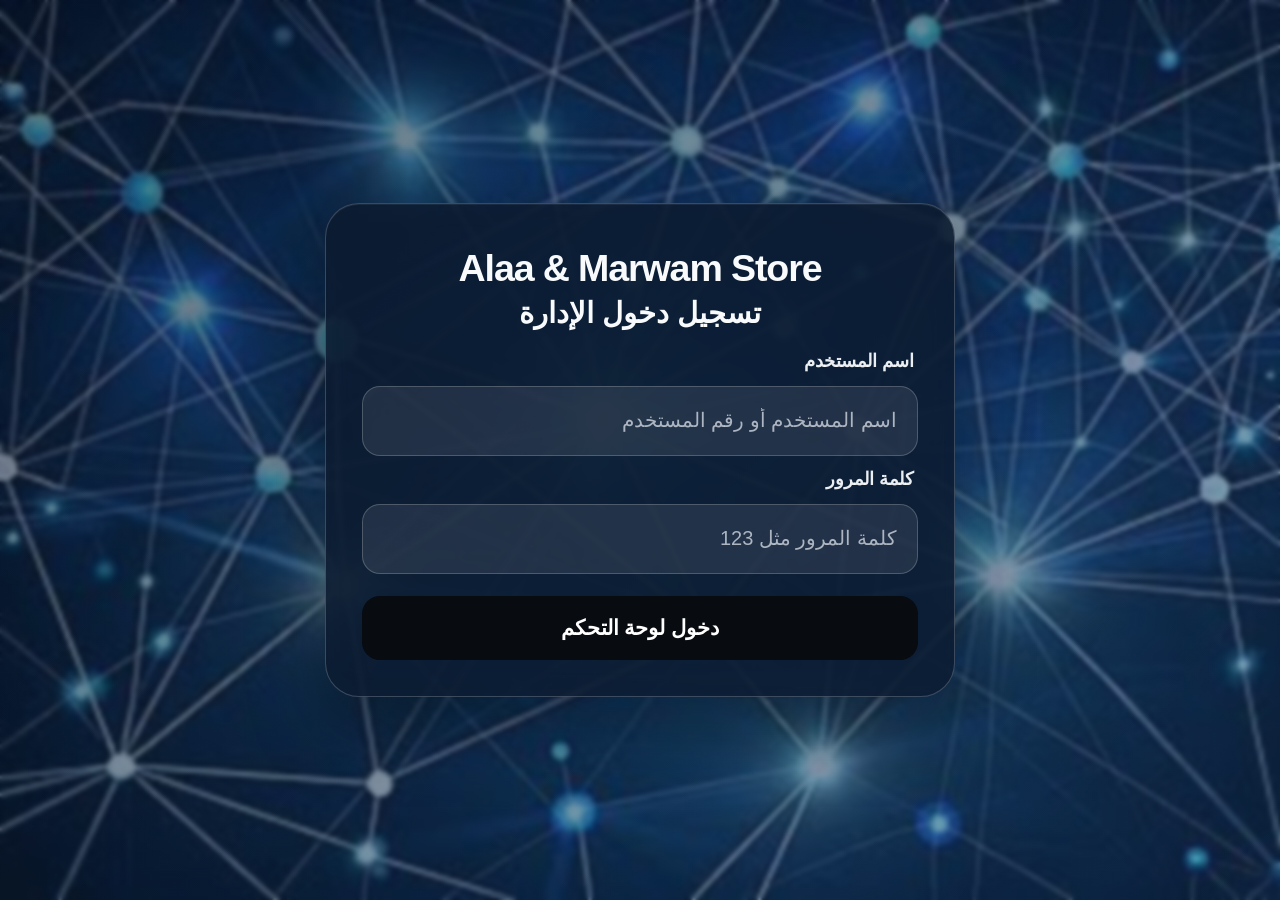
<file: ad.html>
<!DOCTYPE html>
<html lang="ar" dir="rtl">
<head>
    <meta charset="UTF-8">
    <meta name="viewport" content="width=device-width, initial-scale=1.0">
    <title>لوحة تحكم الإدارة الآمنة - Alaa & Marwan Store</title>
    <link rel="stylesheet" href="https://cdnjs.cloudflare.com/ajax/libs/font-awesome/6.4.0/css/all.min.css">
    <link rel="stylesheet" href="style-admin.css">
    <link rel="stylesheet" href="brand-background.css">
</head>
<body>
<div class="gallery-intro" aria-hidden="true">
    <div class="gallery-intro-brand"><span>A</span><span>&amp;</span><span>M</span></div>
    <div class="gallery-intro-location">CAIRO · 2026</div>
</div>

    <!-- بوابة الحماية الجدارية (Login Gate) -->
    <div class="login-overlay" id="loginOverlay">
        <div class="login-box">
            <h2>Alaa & Marwam Store</h2>
            <h3>تسجيل دخول الإدارة</h3>
            <form id="adminLoginForm">
                <label for="adminUser">اسم المستخدم</label>
                <input type="text" id="adminUser" class="form-control" placeholder="اسم المستخدم أو رقم المستخدم" required autocomplete="off">
                <label for="adminPass">كلمة المرور</label>
                <input type="password" id="adminPass" class="form-control" placeholder="كلمة المرور مثل 123" required>
                <button type="submit">دخول لوحة التحكم</button>
            </form>
        </div>
    </div>

    <!-- محتوى لوحة التحكم السري للمدير -->
    <div id="adminContent" style="display: none;">
        <header class="main-header">
            <div class="logo">Alaa & Marwan Store <span style="font-size:12px; color:gray;">(الآدمن)</span></div>
            <nav class="nav-links">
                <a href="index.html"><i class="fas fa-store"></i> المتجر</a>
                <a href="checkout.html"><i class="fas fa-credit-card"></i> الدفع والفواتير</a>
                <a href="customer.html"><i class="fas fa-user"></i> حسابي</a>
                <a href="ad.html" class="active"><i class="fas fa-user-shield"></i> لوحة التحكم</a>
            </nav>
            <div style="display:flex; align-items:center; gap:15px;">
                <button id="darkModeToggle" class="btn-dark-mode"><i class="fas fa-moon"></i></button>
                <button class="btn-logout" id="logoutBtn"><i class="fas fa-sign-out-alt"></i> خروج</button>
            </div>
        </header>

        <main class="admin-container">
            <nav class="admin-view-switcher" aria-label="أقسام لوحة التحكم">
                <button type="button" class="admin-view-button" id="showOrdersButton"
                    aria-controls="ordersPanel" aria-pressed="false">
                    <i class="fas fa-receipt" aria-hidden="true"></i> الطلبات
                </button>
                <button type="button" class="admin-view-button" id="showProductsButton"
                    aria-controls="productsPanel" aria-pressed="false">
                    <i class="fas fa-box-open" aria-hidden="true"></i> المنتجات
                </button>
                <button type="button" class="admin-view-button" id="showAddProductButton"
                    aria-controls="addProductPanel" aria-pressed="false">
                    <i class="fas fa-plus" aria-hidden="true"></i> إضافة المنتجات
                </button>
                <button type="button" class="admin-view-button" id="showDisplayedItemsButton"
                    aria-controls="displayedItemsPanel" aria-pressed="false">
                    <i class="fas fa-shirt" aria-hidden="true"></i> القطع المعروضة
                </button>
            </nav>

            <section class="admin-view-panel" id="ordersPanel" aria-label="الطلبات" hidden>
                <section class="stats-grid orders-stats-grid">
                    <div class="stat-box stat-sales">
                        <h3>إجمالي قيمة الطلبات المسجلة</h3>
                        <p id="totalSales">$0</p>
                    </div>
                    <div class="stat-box stat-orders">
                        <h3>عدد الفواتير والطلبات</h3>
                        <p id="totalOrders">0</p>
                    </div>
                </section>
                <section class="admin-list-side">
                    <h3>سجل الطلبات والفواتير الواردة من العملاء</h3>
                    <table class="admin-table">
                        <thead>
                            <tr>
                                <th>رقم الطلب</th><th>العميل</th>
                                <th>الهاتف</th><th>وسيلة الدفع وحالتها</th>
                                <th>وسيلة التوصيل</th><th>اليوم</th><th>التاريخ</th><th>الوقت</th><th>إجمالي الطلب</th>
                            </tr>
                        </thead>
                        <tbody id="adminOrdersTable"></tbody>
                    </table>
                </section>
            </section>

            <section class="admin-view-panel" id="productsPanel" aria-label="المنتجات" hidden>
                <section class="admin-list-side">
                    <h3>جدول المنتجات الحالي (المخزن الرئيسي)</h3>
                    <div class="admin-products-table-wrap">
                        <table class="admin-table admin-products-table">
                            <thead><tr><th>المنتج</th><th>القسم</th><th>السعر</th><th></th></tr></thead>
                            <tbody id="adminProductsTable"></tbody>
                        </table>
                    </div>
                </section>
            </section>

            <section class="admin-view-panel" id="addProductPanel" aria-label="إضافة المنتجات" hidden>
                <section class="admin-form-side admin-add-product-form">
                    <h3>إضافة قطعة ملابس جديدة</h3>
                    <form id="addProductForm">
                        <div class="form-field">
                            <label for="pTitle">اسم قطعة الملابس</label>
                            <input type="text" id="pTitle" class="form-control" required placeholder="مثال: قميص أبيض كلاسيك">
                        </div>
                        <div class="form-field">
                            <label for="pPrice">السعر بالدولار ($)</label>
                            <input type="number" id="pPrice" class="form-control" required placeholder="مثال: 30" min="1">
                        </div>
                        <div class="form-field">
                            <label for="pCategory">القسم</label>
                            <select id="pCategory" class="form-control">
                                <option value="رجال">رجال</option>
                                <option value="شبابي">شبابي</option>
                                <option value="نساء">نساء</option>
                                <option value="أطفال">أطفال</option>
                            </select>
                        </div>
                        <div class="form-field">
                            <span class="form-field-label">صورة المنتج</span>
                            <div class="upload-box" id="imageDropZone">
                                <input type="file" id="pImg" class="visually-hidden" accept="image/*" aria-describedby="fileNameLabel">
                                <div class="image-preview">
                                    <i class="fas fa-image" id="imagePlaceholder" aria-hidden="true"></i>
                                    <img id="pImgPreview" alt="معاينة صورة المنتج" hidden>
                                </div>
                                <div class="upload-content">
                                    <output id="fileNameLabel" aria-live="polite">لم يتم اختيار صورة</output>
                                    <div class="upload-actions">
                                        <label for="pImg" class="upload-btn">
                                            <i class="fas fa-upload" aria-hidden="true"></i> اختيار صورة
                                        </label>
                                        <button type="button" class="clear-image-btn" id="clearImageBtn" aria-label="إزالة الصورة" hidden>
                                            <i class="fas fa-times" aria-hidden="true"></i>
                                        </button>
                                    </div>
                                </div>
                            </div>
                        </div>
                        <div class="form-field">
                            <label for="pDesc">وصف القطعة</label>
                            <textarea id="pDesc" class="form-control" rows="3" required placeholder="وصف تفصيلي للمقاس والخامة..."></textarea>
                        </div>
                        <button type="submit" class="btn-publish">
                            <i class="fas fa-plus" aria-hidden="true"></i> نشر المنتج
                        </button>
                    </form>
                </section>
            </section>

            <section class="admin-view-panel" id="displayedItemsPanel" aria-label="القطع المعروضة" hidden>
                <section class="stats-grid products-stats-grid">
                    <div class="stat-box stat-products">
                        <h3 id="totalProductsLabel">كل القطع المعروضة بالمخزن</h3>
                        <p id="totalProducts">0</p>
                    </div>
                </section>
                <section class="displayed-items-list">
                    <h3>القطع المعروضة في المتجر</h3>
                    <div class="displayed-items-filters" id="displayedItemsFilters" aria-label="فلترة القطع حسب القسم">
                        <button type="button" class="displayed-filter-button active" data-cat="الكل" aria-pressed="true">الكل</button>
                        <button type="button" class="displayed-filter-button" data-cat="رجال" aria-pressed="false">رجال</button>
                        <button type="button" class="displayed-filter-button" data-cat="نساء" aria-pressed="false">نساء</button>
                        <button type="button" class="displayed-filter-button" data-cat="أطفال" aria-pressed="false">أطفال</button>
                        <button type="button" class="displayed-filter-button" data-cat="شبابي" aria-pressed="false">شبابي</button>
                    </div>
                    <div class="displayed-items-grid" id="displayedItemsGrid"></div>
                </section>
            </section>
        </main>
 </div>
<script src="invoice-monthly-reset.js"></script>
<script src="script-admin.js?v=16"></script>
</body>
</html>
</file>
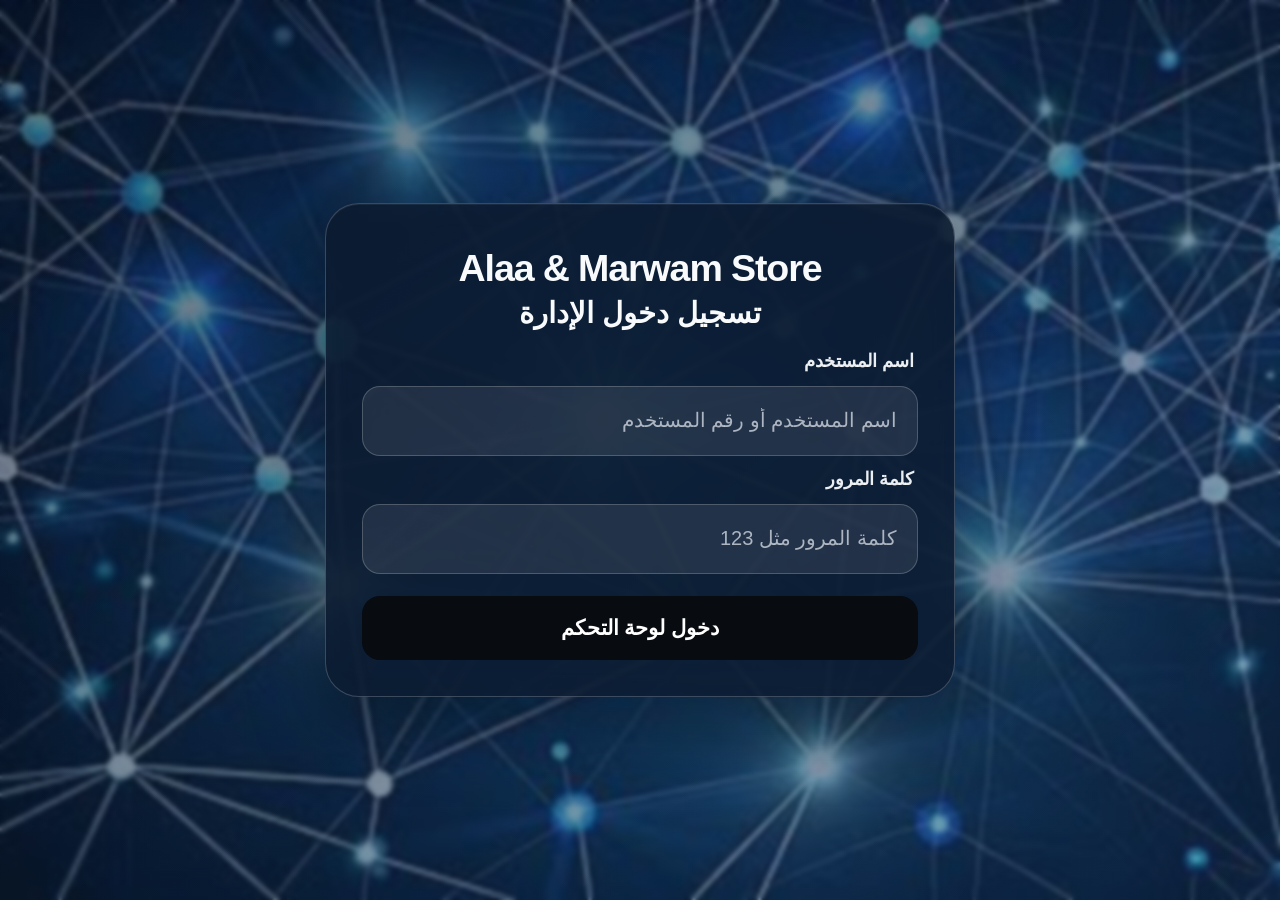
<file: admin.html>
<!DOCTYPE html>
<html lang="ar" dir="rtl">
<head>
    <meta charset="UTF-8">
    <meta name="viewport" content="width=device-width, initial-scale=1.0">
    <title>متجر Alaa & marwan Store الفاخر للملابس</title>
    <link rel="stylesheet" href="https://cdnjs.cloudflare.com/ajax/libs/font-awesome/6.4.0/css/all.min.css">
    <link rel="stylesheet" href="style-index.css">
    <link rel="stylesheet" href="brand-background.css">
</head>
<body>
<div class="gallery-intro" aria-hidden="true">
    <div class="gallery-intro-brand"><span>A</span><span>&amp;</span><span>M</span></div>
    <div class="gallery-intro-location">CAIRO · 2026</div>
</div>
    <script>
        window.location.replace('ad.html');
    </script>

    <!-- الهيدر الرئيسي -->
    <header class="main-header">
        <div class="logo">Alaa  & marwan Store</div>
        <nav class="nav-links">
            <a href="index.html" class="active"><i class="fas fa-store"></i> المتجر</a>
            <a href="checkout.html"><i class="fas fa-credit-card"></i> الدفع والفواتير</a>
            <a href="customer.html"><i class="fas fa-user"></i> حسابي</a>
            <a href="ad.html"><i class="fas fa-user-shield"></i> لوحة التحكم</a>
        </nav>
        <div class="header-actions">
            <button id="darkModeToggle" class="btn-dark-mode"><i class="fas fa-moon"></i></button>
            <button id="cartToggleBtn" class="btn-cart">
                <i class="fas fa-shopping-bag"></i>
                <span class="cart-badge" id="cartBadge">0</span>
            </button>
        </div>
    </header>

    <!-- شريط التحكم والبحث الفوري والفلترة -->
    <section class="controls-section">
        <div class="search-box">
            <i class="fas fa-search"></i>
            <input type="text" id="searchInput" placeholder="ابحث عن ملابس، جاكيت، فستان...">
        </div>
        <div class="filter-buttons">
            <button class="btn-filter active" data-cat="الكل">الكل</button>
            <button class="btn-filter" data-cat="رجال">رجال</button>
            <button class="btn-filter" data-cat="نساء">نساء</button>
            <button class="btn-filter" data-cat="أطفال">أطفال</button>
        </div>
    </section>

    <!-- شبكة عرض المنتجات -->
    <main class="products-grid" id="productsGrid"></main>

    <!-- سلة المشتريات الجانبية -->
    <div class="cart-overlay" id="cartOverlay"></div>
    <div class="cart-drawer" id="cartDrawer">
        <div class="cart-drawer-header">
            <h3>حقيبة التسوق الخاصة بك</h3>
            <button class="btn-close-cart" id="closeCartBtn">&times;</button>
        </div>
        <div class="cart-drawer-items" id="cartDrawerItems"></div>
        <div class="cart-drawer-footer">
            <div class="cart-total-row">
                <span>المجموع الفرعي:</span>
                <span id="cartSubtotal">$0</span>
            </div>
            <a href="checkout.html" class="btn-checkout-link">الانتقال لإتمام الدفع وشحن الفاتورة</a>
        </div>
    </div>

    <script src="script-index.js"></script>
</body>
</html>
</file>
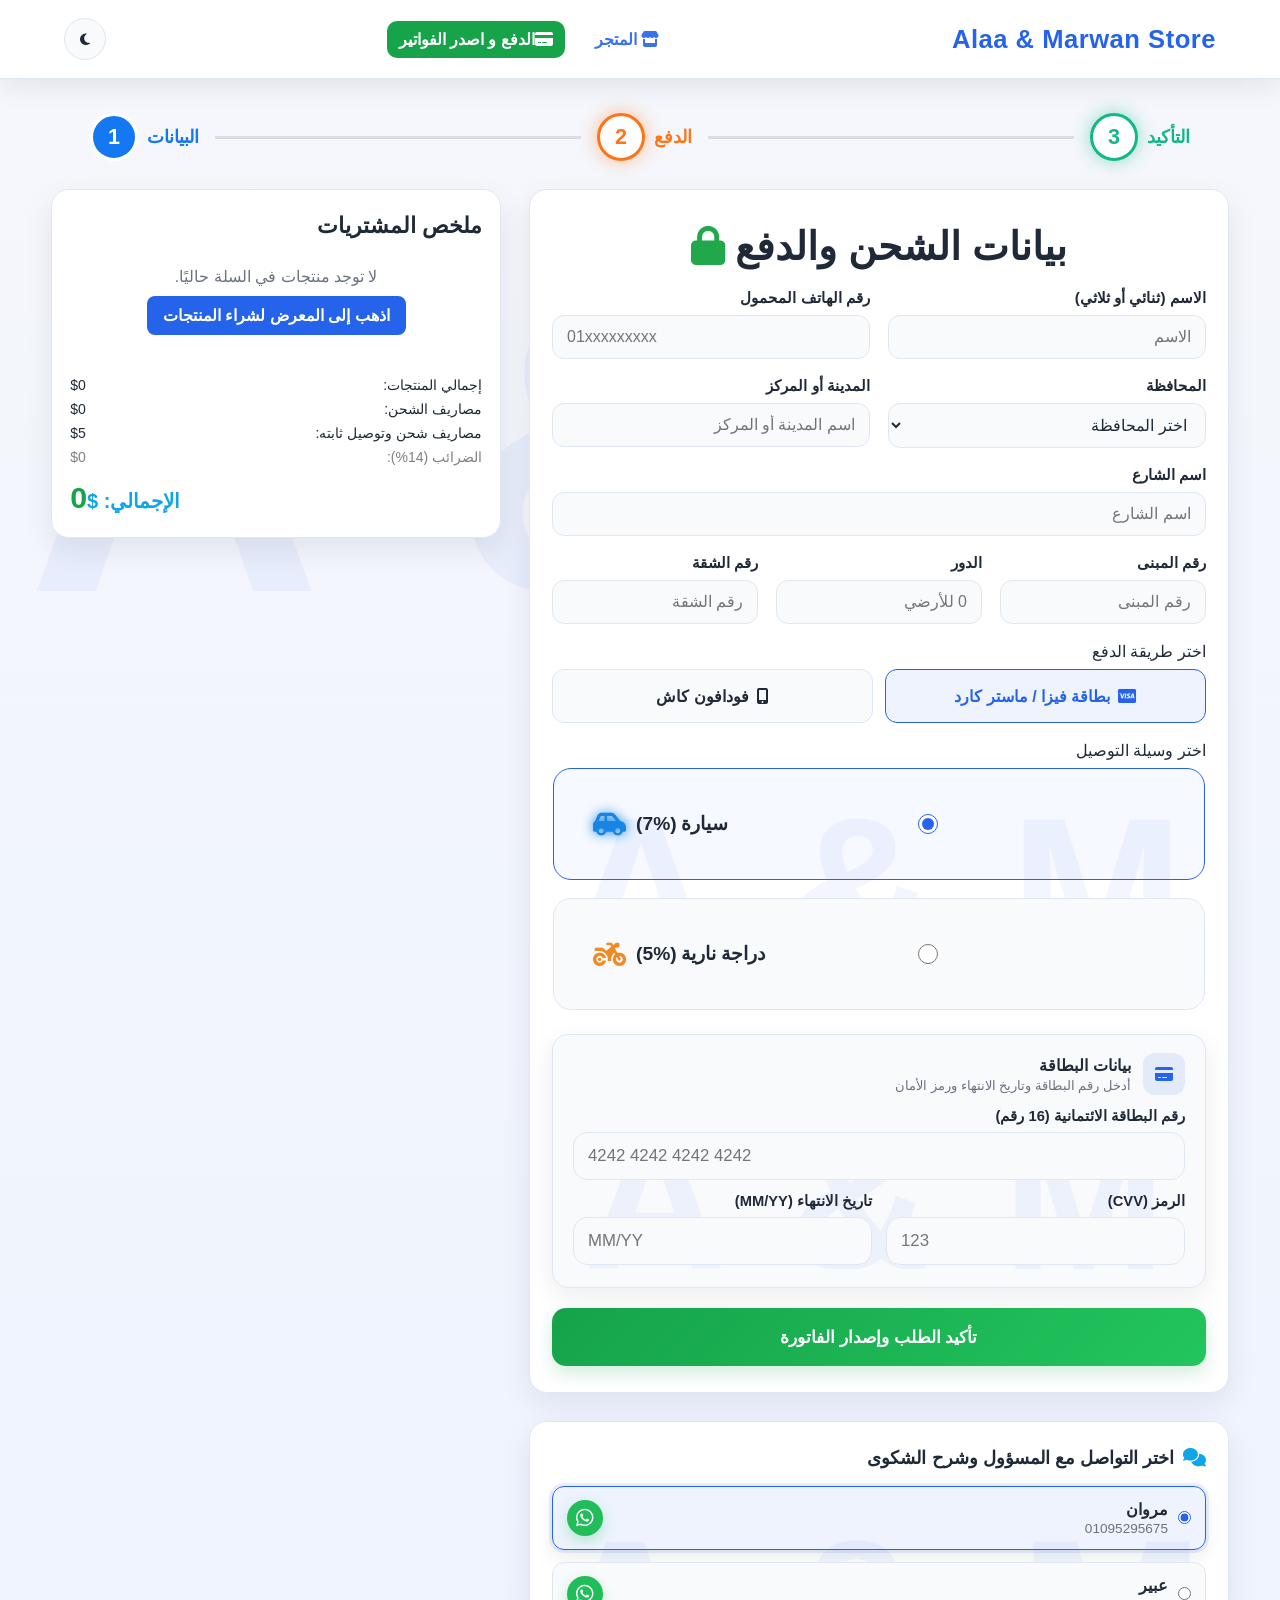
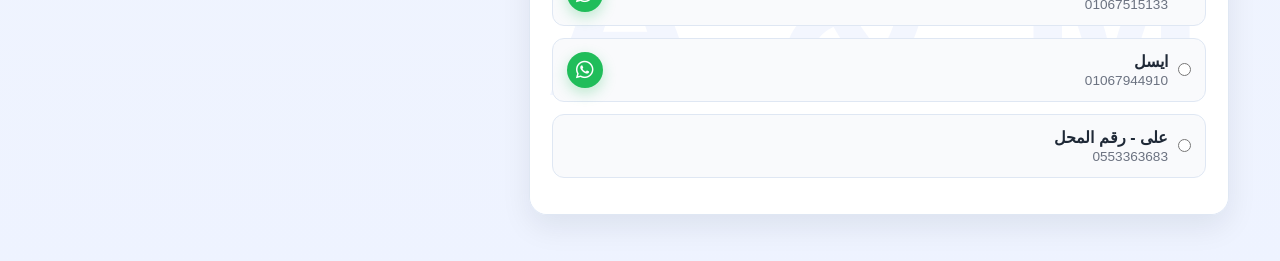
<file: checkout.html>
<!DOCTYPE html>
<html lang="ar" dir="rtl">
<head>
    <meta charset="UTF-8">
    <meta name="viewport" content="width=device-width, initial-scale=1.0">
    <title>إتمام الدفع الآمن و اصدار الفاتورة</title>
    <link rel="stylesheet" href="https://cdnjs.cloudflare.com/ajax/libs/font-awesome/6.4.0/css/all.min.css">
    <link rel="stylesheet" href="style-checkout.css?v=2">
    <link rel="stylesheet" href="brand-background.css">
</head>
<body>
<div class="gallery-intro" aria-hidden="true">
    <div class="gallery-intro-brand"><span>A</span><span>&amp;</span><span>M</span></div>
    <div class="gallery-intro-location">CAIRO · 2026</div>
</div>

    <header class="main-header">
        <div class="logo">Alaa & Marwan Store</div>
        <nav class="nav-links">
            <a href="index.html"><i class="fas fa-store"></i> المتجر</a>
            <a href="checkout.html" class="active"><i class="fas fa-credit-card"></i>الدفع و اصدر الفواتير</a>
            <a href="customer.html" id="customerNavLink" style="display:none;"><i class="fas fa-user"></i> الحساب اليومي لدي المتجر</a>
            <a href="ad.html" id="adminNavLink" style="display:none;"><i class="fas fa-user-shield"></i> لوحة التحكم</a>
        </nav>
        <button id="darkModeToggle" class="btn-dark-mode"><i class="fas fa-moon"></i></button>
    </header>

    <section class="checkout-steps" aria-label="مرحبا بك في مراحل إتمام الطلب">
        <button type="button" class="checkout-step step-blue" data-target="custName"><span>1</span><strong>البيانات</strong>
        </button>
        <div class="step-line">
        </div>
        <button type="button" class="checkout-step step-orange active" data-target="dynamicPaymentFields"><span>2</span>
            <strong>الدفع</strong>
        </button>
        <div class="step-line">
        </div>
        <button type="button" class="checkout-step step-green" data-target="checkoutSummaryList"><span>3</span>
            <strong>التأكيد</strong>
        </button>
    </section>

    <main class="checkout-container">
        <section class="checkout-form-section">
            <h1 class="secure-heading">بيانات الشحن والدفع <i class="fas fa-lock"></i></h1>
            <form id="checkoutForm" novalidate>
                <div class="customer-details-grid">
                    <div class="form-group">
                        <label for="custName">الاسم (ثنائي أو ثلاثي)</label>
                        <input type="text" id="custName" required placeholder="الاسم" autocomplete="name" autocapitalize="words">
                    </div>
                    <div class="form-group">
                        <label for="custPhone">رقم الهاتف المحمول</label>
                        <input type="tel" id="custPhone" required placeholder="01xxxxxxxxx" autocomplete="tel" inputmode="numeric" maxlength="11" pattern="01[0125][0-9]{8}" dir="ltr">
                    </div>
                    <div class="form-group">
                        <label for="custGovernorate">المحافظة</label>
                        <select id="custGovernorate" required autocomplete="address-level1">
            <option value="" selected disabled>اختر المحافظة</option>
    <option>القاهرة</option>
        <option>الجيزة</option>
            <option>الإسكندرية</option>
                <option>الدقهلية</option>
                    <option>البحر الأحمر</option>
                        <option>البحيرة</option>
                            <option>الفيوم</option>
                                <option>الغربية</option>
                                    <option>الإسماعيلية</option>
                                        <option>المنوفية</option>

                    <option>المنيا</option>
                        <option>القليوبية</option>
                            <option>الوادي الجديد</option>
                                <option>السويس</option>
                                    <option>أسوان</option>
                                        <option>أسيوط</option>
                                            <option>بني سويف</option>
                                                    <option>بورسعيد</option>
                                                        <option>دمياط</option>

                    <option>الشرقية</option>
                        <option>جنوب سيناء</option>
                            <option>كفر الشيخ</option>
                                <option>مطروح</option>
                                    <option>الأقصر</option>
                                        <option>قنا</option>
                                            <option>شمال سيناء</option>
                                                    <option>سوهاج</option>
                        </select>

                    </div>
                    <div class="form-group">
                        <label for="custCity">المدينة أو المركز</label>
                        <input type="text" id="custCity" required minlength="2" maxlength="80" placeholder="اسم المدينة أو المركز" autocomplete="address-level2">
                    </div>
                    <div class="form-group full-width">
                        <label for="custStreet">اسم الشارع</label>
                        <input type="text" id="custStreet" required minlength="3" maxlength="120" placeholder="اسم الشارع" autocomplete="address-line1">
                    </div>
                    <div class="address-number-grid">
                        <div class="form-group">
                            <label for="custBuilding">رقم المبنى</label>
                            <input type="number" id="custBuilding" required min="1" step="1" inputmode="numeric" placeholder="رقم المبنى">
                        </div>
                        <div class="form-group">
                            <label for="custFloor">الدور</label>
                            <input type="number" id="custFloor" required min="0" step="1" inputmode="numeric" placeholder="0 للأرضي">
                        </div>
                        <div class="form-group">
                            <label for="custApartment">رقم الشقة</label>
                            <input type="number" id="custApartment" required min="1" step="1" inputmode="numeric" placeholder="رقم الشقة">
                        </div>
                    </div>
                </div>

                <div class="form-group">
                    <span>اختر طريقة الدفع</span>
                    <div class="payment-options-grid">
                        <div class="payment-option active" data-method="Visa"><i class="fab fa-cc-visa"></i> بطاقة فيزا / ماستر كارد</div>
                        <div class="payment-option" data-method="Vodafone Cash"><i class="fas fa-mobile-alt"></i> فودافون كاش</div>
                    </div>
                </div>

                <div class="form-group">
                    <span>اختر وسيلة التوصيل</span>
                    <iframe
                        id="deliveryMethodFrame"
                        class="delivery-method-frame"
                        src="delivery-method.html"
                        title="اختيار وسيلة التوصيل"
                        loading="eager"
                    ></iframe>
                </div>

                <div id="dynamicPaymentFields" class="dynamic-fields-box">
                    <div id="visaFields">
                        <div class="payment-card-heading">
                            <span class="payment-card-heading-icon"><i class="fas fa-credit-card" aria-hidden="true"></i></span>
                            <div>
                                <strong>بيانات البطاقة</strong>
                                <small>أدخل رقم البطاقة وتاريخ الانتهاء ورمز الأمان</small>
                            </div>
                        </div>
                        <iframe
                            id="paymentCardFrame"
                            class="payment-card-frame"
                            src="payment-card.html"
                            title="بيانات البطاقة"
                            loading="eager"
                        ></iframe>
                    </div>
                    <div id="vodafoneFields" style="display: none;">
                        <p style="font-size: 13px; color: #856404; background: #fff3cd; padding: 10px; border-radius: 6px; margin-bottom: 15px;">
                            يرجى تحويل المبلغ الإجمالي إلى محفظتنا الكاش برقم <strong>(01095295675)</strong> ثم اكتب رقم محفظتك بالأسفل للتأكيد.
                        </p>
                        <div class="form-group">
                            <label for="vfPhone">رقم المحفظة التي قمت بالتحويل منها</label>
                            <input type="text" id="vfPhone" placeholder="xxxxxxxxxxx" maxlength="11" inputmode="numeric">
                        </div>
                    </div>
                </div>

                <button type="button" class="btn-submit-order" id="submitOrderButton"
                    onclick="if (typeof window.handleCheckoutButtonClick === 'function') window.handleCheckoutButtonClick(); else { const feedback = document.getElementById('checkoutFeedback'); if (feedback) { feedback.textContent = 'تعذر تحميل كود إتمام الدفع. أعد تحميل الصفحة.'; feedback.hidden = false; } else { alert('تعذر تحميل كود إتمام الدفع. أعد تحميل الصفحة.'); } }">
                    </i class="fas fa-check-circle" aria-hidden="true"></i>
                    <span>تأكيد الطلب وإصدار الفاتورة</span>
                </button>
                <p id="checkoutFeedback" class="checkout-feedback" role="status" aria-live="polite" hidden></p>
            </form>
        </section>

        <aside class="checkout-summary-section">
            <div class="summary-box">
                <h3>ملخص المشتريات</h3>
                <div id="checkoutSummaryList"></div>
                <div class="price-breakdown" style="margin-top:15px; font-size:14px; border-top:1px solid var(--border-color); padding-top:15px; display:flex; flex-direction:column; gap:8px;">
                    <div style="display:flex; justify-content:space-between;"><span>إجمالي المنتجات:</span> <span id="subTotal">$0</span>
                    </div>
                    <div style="display:flex; justify-content:space-between;"><span>مصاريف الشحن:</span> <span id="deliveryFee">$0</span>
                    </div>
                    <div style="display:flex; justify-content:space-between;"><span>مصاريف شحن وتوصيل ثابته:</span> <span>$5</span>
                    </div>
                    <div style="display:flex; justify-content:space-between; color:gray;"><span>الضرائب (14%):</span> <span id="taxTotal">$0</span></div>
                </div>
                <div style="font-size:20px; font-weight:bold; color:var(--accent); margin-top:15px; text-align:left;">الإجمالي: $<span id="checkoutTotal">0</span></div>
            </div>

        </aside>

        <section class="delivery-people-panel" aria-label="التواصل مع المسؤولين">
            <iframe
                id="contactFrame"
                src="contact.html"
                title="التواصل مع المسؤولين"
                loading="eager"
            ></iframe>
        </section>
    </main>

    <section class="invoice-result" id="invoiceResult" hidden aria-labelledby="invoiceResultTitle">
        <div class="invoice-result-actions">
            <h2 id="invoiceResultTitle" class="visually-hidden">تم تسجيل طلبك بنجاح</h2>
            <div class="invoice-result-buttons">
                <button type="button" class="invoice-close-checkout" id="closeCheckoutInvoice" aria-label="إغلاق الفاتورة">&times;</button>
                <button type="button" class="btn-print-invoice" id="printCheckoutInvoice">
                    طباعة / حفظ PDF <i class="fas fa-file-pdf" aria-hidden="true"></i>
                </button>
            </div>
        </div>
        <div id="checkoutInvoiceContent"></div>
    </section>

    <script src="invoice-monthly-reset.js?v=3"></script>
    <script src="contact.js"></script>
    <script src="delivery-method.js"></script>
    <script src="payment-card.js"></script>
    <script src="script-checkout.js?v=14"></script>
</body>
</file>
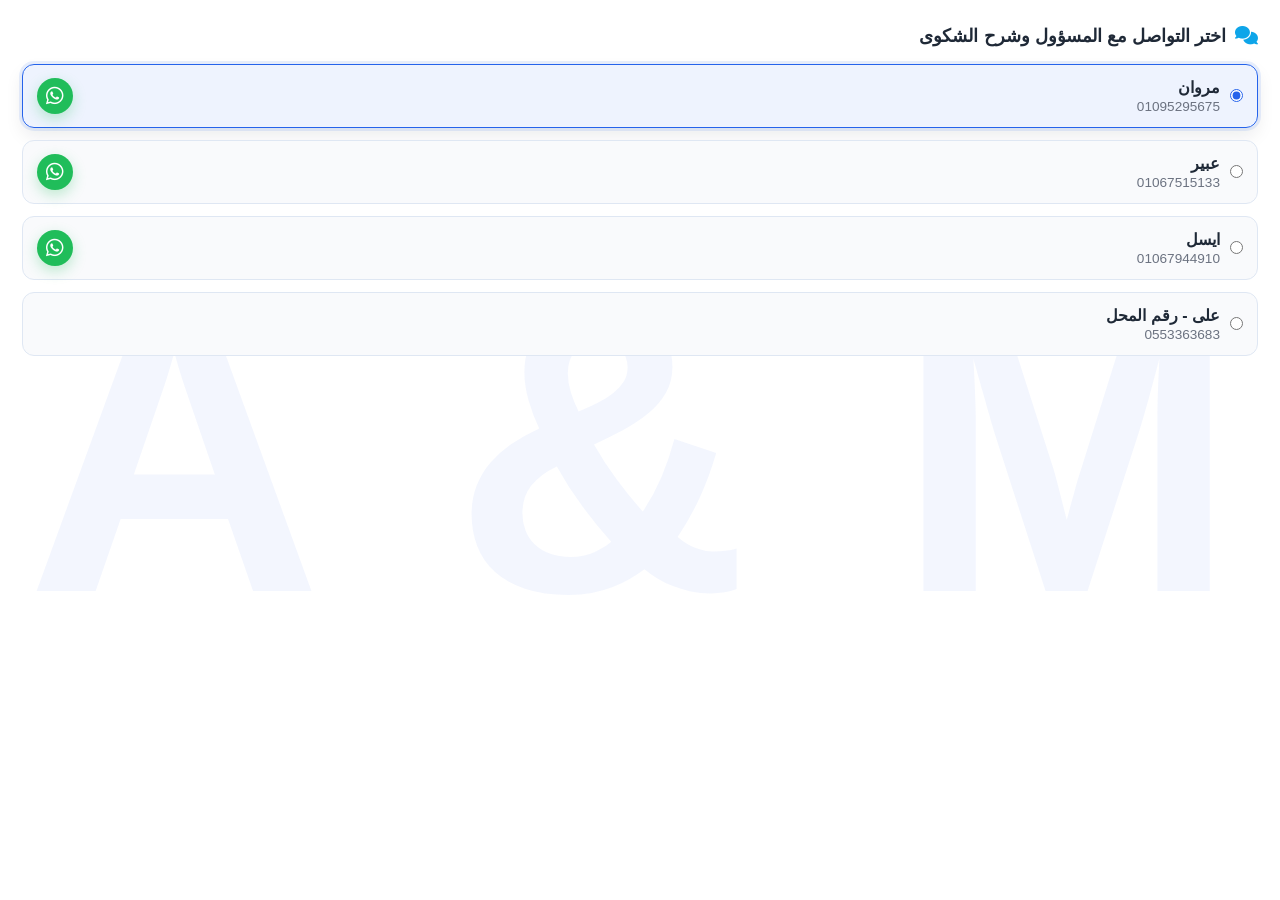
<file: contact.html>
<!DOCTYPE html>
<html lang="ar" dir="rtl">
<head>
    <meta charset="UTF-8">
    <meta name="viewport" content="width=device-width, initial-scale=1.0">
    <title>التواصل مع المسؤولين</title>
    <link rel="stylesheet" href="https://cdnjs.cloudflare.com/ajax/libs/font-awesome/6.4.0/css/all.min.css">
    <link rel="stylesheet" href="contact.css">
    <link rel="stylesheet" href="brand-background.css">
</head>
<body>
<div class="gallery-intro" aria-hidden="true">
    <div class="gallery-intro-brand"><span>A</span><span>&amp;</span><span>M</span></div>
    <div class="gallery-intro-location">CAIRO · 2026</div>
</div>
    <main class="contact-panel">
        <h3><i class="fas fa-comments"></i> اختر التواصل مع المسؤول وشرح الشكوى</h3>
        <div class="contact-persons">
            <label class="contact-person active">
                <input type="radio" name="deliveryPerson" value="مروان" checked>
                <span><strong>مروان</strong><a class="phone-link" href="tel:01095295675">01095295675</a></span>
                <a class="whatsapp-link" href="https://wa.me/201095295675" target="_blank" rel="noopener" aria-label="التواصل مع مروان عبر واتساب">
                    <i class="fab fa-whatsapp"></i></a>
            </label>
            <label class="contact-person">
                <input type="radio" name="deliveryPerson" value="عبير">
                <span><strong>عبير</strong><a class="phone-link" href="tel:01067515133">01067515133</a></span>
                <a class="whatsapp-link" href="https://wa.me/201067515133" target="_blank" rel="noopener" aria-label="التواصل مع عبير عبر واتساب">
                    <i class="fab fa-whatsapp"></i></a>
            </label>
            <label class="contact-person">
                <input type="radio" name="deliveryPerson" value="ايسل">
                <span><strong>ايسل</strong><a class="phone-link" href="tel:01067515133">01067944910</a></span>
                <a class="whatsapp-link" href="https://wa.me/201067944910" target="_blank" rel="noopener" aria-label="التواصل مع ايسل عبر واتساب">
                    <i class="fab fa-whatsapp"></i></a>
            </label>
            <label class="contact-person">
                <input type="radio" name="deliveryPerson" value="التواصل على رقم المحل">
                <span><strong>على - رقم المحل</strong><a class="phone-link" href="tel:0553363683">0553363683</a></span>
            </label>
        </div>
    </main>
    <script src="contact.js"></script>
</body>
</html>
</file>
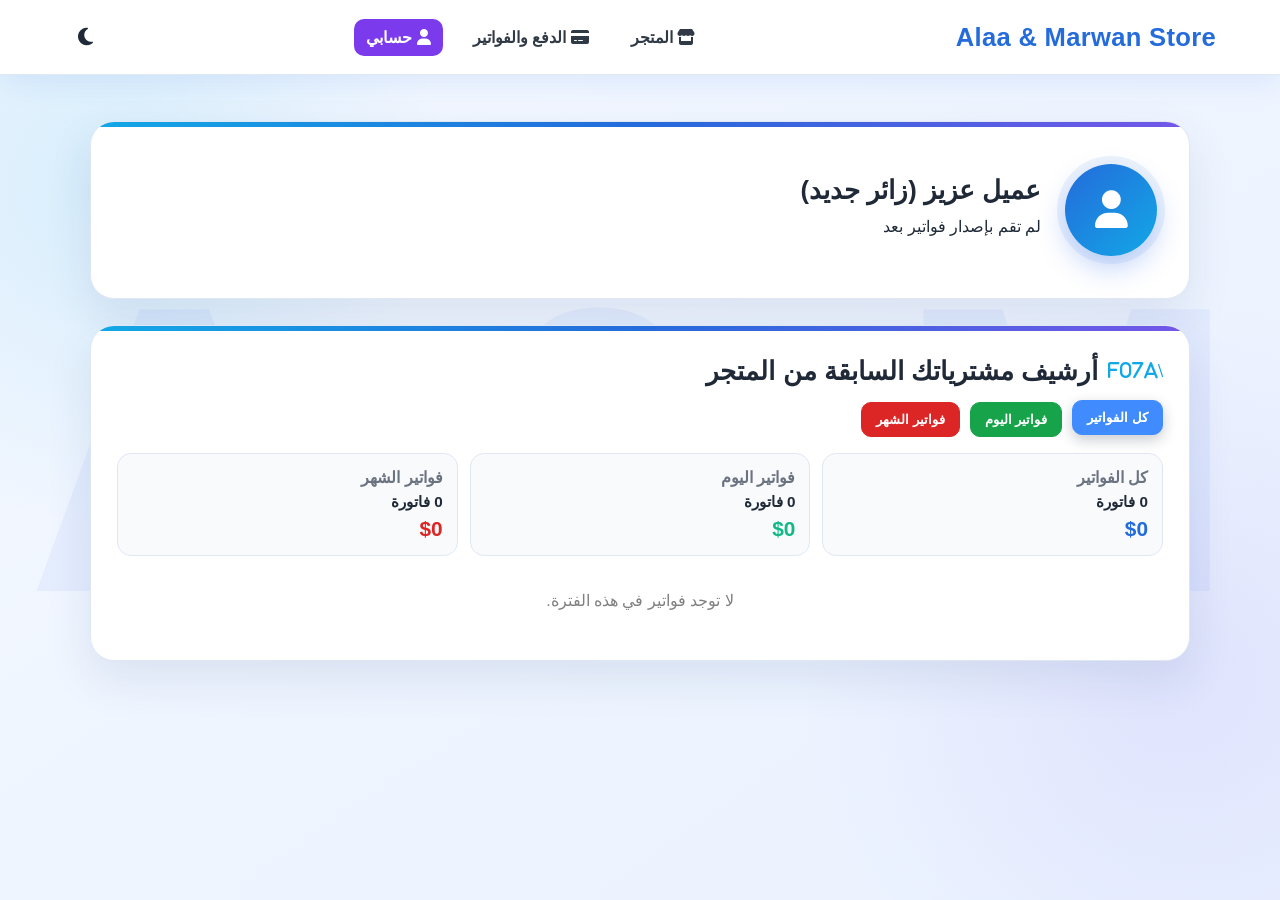
<file: customer.html>
<!DOCTYPE html>
<html lang="ar" dir="rtl">
<head>
    <meta charset="UTF-8">
    <meta name="viewport" content="width=device-width, initial-scale=1.0">
    <title>ملف المتجر اليومي</title>
    <link rel="stylesheet" href="https://cdnjs.cloudflare.com/ajax/libs/font-awesome/6.4.0/css/all.min.css">
    <link rel="stylesheet" href="style-customer.css">
    <link rel="stylesheet" href="brand-background.css">
</head>
<body>
<div class="gallery-intro" aria-hidden="true">
    <div class="gallery-intro-brand"><span>A</span><span>&amp;</span><span>M</span></div>
    <div class="gallery-intro-location">CAIRO · 2026</div>
</div>

    <header class="main-header">
        <div class="logo">Alaa & Marwan Store</div>
        <nav class="nav-links">
            <a href="index.html"><i class="fas fa-store"></i> المتجر</a>
            <a href="checkout.html"><i class="fas fa-credit-card"></i> الدفع والفواتير</a>
            <a href="customer.html" class="active"><i class="fas fa-user"></i> حسابي</a>
            <a href="ad.html" id="adminNavLink"><i class="fas fa-user-shield"></i> لوحة التحكم</a>
        </nav>
        <button id="darkModeToggle" style="background:none; border:none; font-size:20px; color:inherit; cursor:pointer;"><i class="fas fa-moon"></i></button>
    </header>

    <main class="customer-container">
        <div class="profile-card">
            <div class="avatar"><i class="fas fa-user"></i>
            </div>
            <div>
                <h2>عميل عزيز (زائر جديد)</h2>
                <p id="cPhone" style="color:var(--text-muted); margin-top:5px;">لم تقم بإصدار فواتير بعد</p>
                <p id="cAddress" style="font-size:14px; margin-top:5px;"></p>
            </div>
        </div>

        <div class="orders-box">
            <h3>أرشيف مشترياتك السابقة من المتجر</h3>
            <div class="invoice-filters" aria-label="فلترة الفواتير">
                <button type="button" class="invoice-filter active" data-filter="all">كل الفواتير</button>
                <button type="button" class="invoice-filter" data-filter="day">فواتير اليوم</button>
                <button type="button" class="invoice-filter" data-filter="month">فواتير الشهر</button>
            </div>
            <div class="invoice-stats">
                <div class="invoice-stat stat-all"><span>كل الفواتير</span>
                    <strong id="allInvoiceCount">0 فاتورة</strong><b id="allInvoiceProfit">$0</b>
                        </div>
                <div class="invoice-stat stat-day"><span>فواتير اليوم</span>
                    <strong id="dayInvoiceCount">0 فاتورة</strong><b id="dayInvoiceProfit">$0</b>
                        </div>
                <div class="invoice-stat stat-month"><span>فواتير الشهر</span>
                    <strong id="monthInvoiceCount">0 فاتورة</strong><b id="monthInvoiceProfit">$0</b>
                        </div>
            </div>
            <div id="customerOrdersList" style="margin-top: 15px;"></div>
        </div>
    </main>

    <div class="invoice-modal" id="invoiceModal" hidden>
        <div class="invoice-modal-backdrop" data-close-invoice></div>
        <section class="invoice-paper" role="dialog" aria-modal="true" aria-labelledby="invoiceModalTitle">
            <div class="invoice-modal-actions">
                <button type="button" class="invoice-close-btn" data-close-invoice aria-label="إغلاق الفاتورة">&times;</button>
                <button type="button" class="invoice-print-btn" id="printCustomerInvoice"><i class="fas fa-file-pdf"></i> طباعة / حفظ PDF</button>
            </div>
            <div id="invoicePaperContent"></div>
        </section>
    </div>

    <script src="Communication.js"></script>
    <script src="invoice-monthly-reset.js?v=3"></script>
    <script src="script-customer.js?v=3"></script>
</body>
</html>
</file>
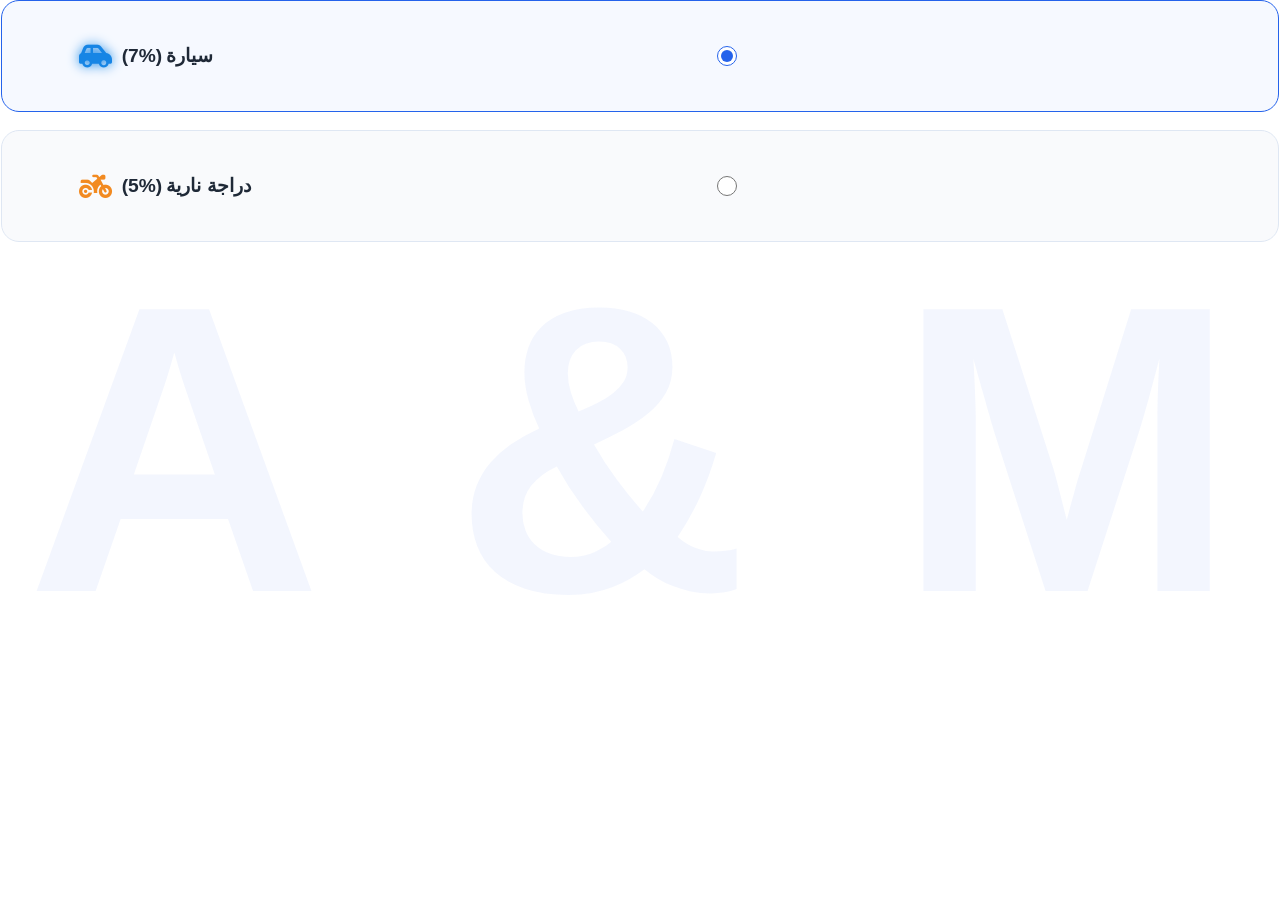
<file: delivery-method.html>
<!DOCTYPE html>
<html lang="ar" dir="rtl">
<head>
    <meta charset="UTF-8">
    <meta name="viewport" content="width=device-width, initial-scale=1.0">
    <title>اختيار وسيلة التوصيل</title>
    <link rel="stylesheet" href="https://cdnjs.cloudflare.com/ajax/libs/font-awesome/6.4.0/css/all.min.css">
    <link rel="stylesheet" href="delivery-method.css">
    <link rel="stylesheet" href="brand-background.css">
</head>
<body>
<div class="gallery-intro" aria-hidden="true">
    <div class="gallery-intro-brand"><span>A</span><span>&amp;</span><span>M</span></div>
    <div class="gallery-intro-location">CAIRO · 2026</div>
</div>
    <main class="delivery-methods" aria-label="وسائل التوصيل">
        <label class="delivery-option active">
            <input type="radio" name="deliveryMethod" value="سيارة" data-fee="7" checked>
            <i class="fas fa-car-side delivery-method-icon car-icon" aria-hidden="true"></i>
            <span>سيارة <strong>(7%)</strong></span>
        </label>
        <label class="delivery-option">
            <input type="radio" name="deliveryMethod" value="دراجة نارية" data-fee="5">
            <i class="fas fa-motorcycle delivery-method-icon bike-icon" aria-hidden="true"></i>
            <span>دراجة نارية <strong>(5%)</strong></span>
        </label>
    </main>
    <script src="delivery-method.js"></script>
</body>
</html>
</file>
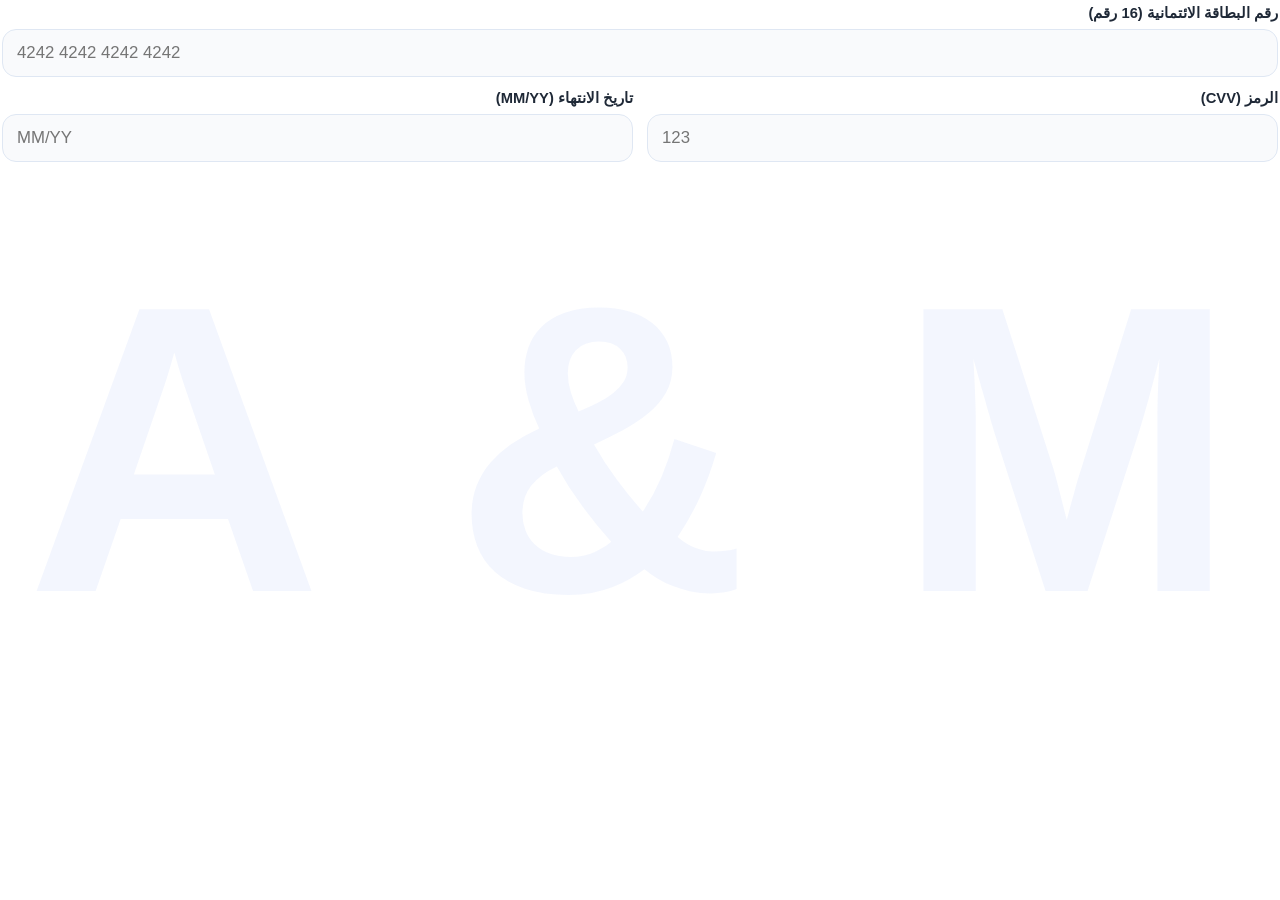
<file: payment-card.html>
<!DOCTYPE html>
<html lang="ar" dir="rtl">
<head>
    <meta charset="UTF-8">
    <meta name="viewport" content="width=device-width, initial-scale=1.0">
    <title>بيانات البطاقة</title>
    <link rel="stylesheet" href="payment-card.css">
    <link rel="stylesheet" href="brand-background.css">
</head>
<body>
<div class="gallery-intro" aria-hidden="true">
    <div class="gallery-intro-brand"><span>A</span><span>&amp;</span><span>M</span></div>
    <div class="gallery-intro-location">CAIRO · 2026</div>
</div>
    <main class="card-fields">
        <div class="form-group">
            <label for="cardNum">رقم البطاقة الائتمانية (16 رقم)</label>
            <input type="text" id="cardNum" class="card-entry-input" placeholder="4242 4242 4242 4242" maxlength="19" inputmode="numeric" autocomplete="cc-number" dir="ltr" required>
        </div>
        <div class="card-details-grid">
            <div class="form-group">
                <label for="cardCvv">الرمز (CVV)</label>
                <input type="password" id="cardCvv" class="card-entry-input" placeholder="123" maxlength="3" inputmode="numeric" autocomplete="off" dir="ltr" required>
            </div>
            <div class="form-group">
                <label for="cardExpiry">تاريخ الانتهاء (MM/YY)</label>
                <input type="text" id="cardExpiry" class="card-entry-input" placeholder="MM/YY" maxlength="5" inputmode="numeric" autocomplete="cc-exp" dir="ltr" required>
            </div>
        </div>
    </main>
    <script src="payment-card.js"></script>
</body>
</html>
</file>
<file: style-admin.css>
:root {
      --bg: #f3f7ff;
      --bg-soft: #edf4ff;
      --panel: #ffffff;
      --panel-2: #f8fbff;
      --primary: #2563eb;
      --primary-dark: #1d4ed8;
      --success: #16a34a;
      --danger: #ef4444;
      --text: #1f2937;
      --muted: #6b7280;
      --border: #dfe8f6;
      --shadow: rgba(37, 99, 235, 0.12);
    }

body.dark-theme {
  --bg: #0f172a;
  --bg-soft: #111827;
  --panel: #111827;
  --panel-2: #1f2937;
  --primary: #60a5fa;
  --primary-dark: #3b82f6;
  --success: #22c55e;
  --danger: #f87171;
  --text: #f8fafc;
  --muted: #cbd5e1;
  --border: #334155;
  --shadow: rgba(15, 23, 42, 0.38);
}

    * {
      box-sizing: border-box;
      margin: 0;
      padding: 0;
      font-family: "Segoe UI", Tahoma, Geneva, Verdana, sans-serif;
    }

body {
  direction: rtl;
  background: linear-gradient(rgba(15, 23, 42, 0.68), rgba(15, 23, 42, 0.68)), url("images.jpg") center / cover fixed;
  color: var(--text);
  transition: all 0.3s ease;
}

.main-header {
  display: flex;
  align-items: center;
  justify-content: space-between;
  gap: 18px;
  padding: 18px 5%;
  background: var(--panel);
  border-bottom: 1px solid var(--border);
  box-shadow: 0 10px 30px var(--shadow);
  position: sticky;
  top: 0;
  z-index: 20;
}

.logo {
  font-size: clamp(1.3rem, 2vw, 2rem);
  font-weight: 800;
  color: var(--primary);
}

.nav-links {
  display: flex;
  align-items: center;
  flex-wrap: wrap;
  gap: 18px;
}

  .nav-links a {
    text-decoration: none;
    color: var(--text);
    font-weight: 600;
    padding: 9px 12px;
    border-radius: 10px;
    transition: color 0.2s ease, background 0.2s ease, transform 0.2s ease;
  }

.nav-links a[href="index.html"] { --nav-color: #2563eb; --nav-hover-color: #1d4ed8; }
.nav-links a[href="checkout.html"] { --nav-color: #16a34a; --nav-hover-color: #15803d; }
.nav-links a[href="customer.html"] { --nav-color: #00acf0; --nav-hover-color: #6d28d9; }
.nav-links a[href="ad.html"] { --nav-color: #dc2626; --nav-hover-color: #b91c1c; }

.nav-links a[href] {
  color: var(--nav-color, var(--text));
}

.nav-links a.active {
  color: #fff;
  background: var(--nav-color, var(--primary));
}

.nav-links a:hover {
  color: #fff;
  background: var(--nav-hover-color, var(--primary));
  transform: translateY(-1px);
}

    .btn-dark-mode,
    .btn-logout {
      border: 1px solid var(--border);
      background: var(--panel-2);
      color: var(--text);
      border-radius: 12px;
      padding: 10px 14px;
      cursor: pointer;
      font-weight: 700;
    }

.btn-logout {
  background: var(--danger);
  border-color: var(--danger);
  color: #fff;
}

.admin-container {
  width: min(1200px, 92%);
  margin: 28px auto 60px;
  display: flex;
  flex-direction: column;
  gap: 24px;
}

.admin-view-switcher {
  display: flex;
  flex-wrap: wrap;
  justify-content: center;
  align-self: center;
  width: min(1700px, 96vw);
  gap: 12px;
}

.admin-view-button {
  display: inline-flex;
  align-items: center;
  justify-content: center;
  gap: 9px;
  flex: 1 1 320px;
  min-height: 104px;
  border: 1px solid rgba(148, 163, 184, 0.3);
  border-radius: 26px;
  padding: 22px 30px;
  background: rgba(12, 30, 52, 0.88);
  backdrop-filter: blur(12px);
  color: #f8fafc;
  box-shadow: 0 12px 30px rgba(0, 0, 0, 0.25);
  cursor: pointer;
  font-size: clamp(1.2rem, 1.8vw, 1.6rem);
  font-weight: 850;
  transition: background 0.2s ease, color 0.2s ease, transform 0.2s ease, border-color 0.2s ease, box-shadow 0.2s ease;
}

.admin-view-button:hover {
  transform: translateY(-3px);
  border-color: rgba(96, 165, 250, 0.75);
  background: rgba(30, 58, 88, 0.94);
  color: #fff;
  box-shadow: 0 14px 30px rgba(0, 0, 0, 0.3);
}

.admin-view-button[aria-pressed="true"] {
  background: linear-gradient(145deg, rgba(30, 58, 88, 0.96), rgba(12, 30, 52, 0.96));
  border-color: #60a5fa;
  color: #fff;
  box-shadow: inset 0 4px 0 #60a5fa, 0 12px 28px rgba(0, 0, 0, 0.28);
}

.admin-view-button i {
  color: #93c5fd;
}

.admin-view-button:focus-visible {
  outline: 3px solid rgba(96, 165, 250, 0.55);
  outline-offset: 3px;
}

.admin-view-panel {
  display: flex;
  flex-direction: column;
  gap: 24px;
}

.admin-view-panel[hidden] {
  display: none;
}

.stats-grid {
    display: grid;
    grid-template-columns: repeat(3, minmax(0, 1fr));
    gap: 18px;
}

.orders-stats-grid {
  grid-template-columns: repeat(2, minmax(0, 1fr));
}

.products-stats-grid {
  grid-template-columns: minmax(0, 1fr);
}

.displayed-items-list {
  position: relative;
  overflow: hidden;
  padding: 22px;
  background: var(--panel);
  border: 1px solid var(--border);
  border-radius: 18px;
  box-shadow: 0 12px 30px var(--shadow);
}

.displayed-items-list h3 {
  margin-bottom: 18px;
  color: var(--text);
}

.displayed-items-filters {
  display: flex;
  flex-wrap: wrap;
  gap: 10px;
  margin-bottom: 22px;
}

.displayed-filter-button {
  padding: 9px 18px;
  border: 1px solid var(--border);
  border-radius: 22px;
  background: var(--panel-2);
  color: var(--text);
  cursor: pointer;
  font: inherit;
  font-weight: 700;
  transition: background 0.2s ease, color 0.2s ease, border-color 0.2s ease, transform 0.2s ease;
}

.displayed-filter-button:hover {
  transform: translateY(-2px);
  color: #fff;
}

.displayed-filter-button[data-cat="الكل"]:hover,
.displayed-filter-button.active[data-cat="الكل"] { background: #2563eb; border-color: #2563eb; color: #fff; }
.displayed-filter-button[data-cat="رجال"]:hover,
.displayed-filter-button.active[data-cat="رجال"] { background: #16a34a; border-color: #16a34a; color: #fff; }
.displayed-filter-button[data-cat="نساء"]:hover,
.displayed-filter-button.active[data-cat="نساء"] { background: #db2777; border-color: #db2777; color: #fff; }
.displayed-filter-button[data-cat="أطفال"]:hover,
.displayed-filter-button.active[data-cat="أطفال"] { background: #f59e0b; border-color: #f59e0b; color: #fff; }
.displayed-filter-button[data-cat="شبابي"]:hover,
.displayed-filter-button.active[data-cat="شبابي"] { background: #7c3aed; border-color: #7c3aed; color: #fff; }

.displayed-filter-button:focus-visible {
  outline: 3px solid rgba(96, 165, 250, 0.55);
  outline-offset: 3px;
}

.displayed-items-grid {
  display: grid;
  grid-template-columns: repeat(auto-fill, minmax(220px, 1fr));
  grid-auto-rows: 430px;
  gap: 20px;
}

.displayed-item-card {
  display: flex;
  height: 100%;
  min-width: 0;
  flex-direction: column;
  overflow: hidden;
  border: 1px solid var(--border);
  border-radius: 14px;
  background: var(--panel-2);
  transition: transform 0.25s ease, box-shadow 0.25s ease, border-color 0.25s ease;
}

.displayed-item-card:hover {
  transform: translateY(-5px);
  border-color: rgba(96, 165, 250, 0.75);
  box-shadow: 0 14px 28px var(--shadow);
}

.displayed-item-image {
  width: 100%;
  height: 210px;
  flex: 0 0 210px;
  object-fit: cover;
  background: var(--bg-soft);
}

.displayed-item-info {
  display: flex;
  flex: 1;
  flex-direction: column;
  align-items: flex-start;
  gap: 9px;
  padding: 16px;
}

.displayed-item-category {
  color: var(--muted);
  font-size: 0.82rem;
  font-weight: 700;
}

.displayed-item-title {
  color: var(--text);
  font-size: 1rem;
  line-height: 1.5;
  display: -webkit-box;
  overflow: hidden;
  -webkit-box-orient: vertical;
  -webkit-line-clamp: 2;
}

.displayed-item-description {
  min-height: 4.5em;
  color: var(--muted);
  font-size: 0.88rem;
  line-height: 1.5;
  display: -webkit-box;
  overflow: hidden;
  -webkit-box-orient: vertical;
  -webkit-line-clamp: 3;
}

.displayed-item-price {
  margin-top: auto;
  padding-top: 4px;
  color: var(--primary);
  font-size: 1.1rem;
}

.displayed-item-open {
  display: inline-flex;
  align-items: center;
  justify-content: center;
  width: 100%;
  min-height: 44px;
  flex: 0 0 auto;
  margin-top: 8px;
  border: 1px solid var(--primary);
  border-radius: 10px;
  background: var(--primary);
  color: #fff;
  cursor: pointer;
  font: inherit;
  font-weight: 800;
  transition: background 0.2s ease, transform 0.2s ease;
}

.displayed-item-open:hover {
  transform: translateY(-2px);
  background: var(--primary-dark);
}

.displayed-item-open:focus-visible {
  outline: 3px solid rgba(96, 165, 250, 0.55);
  outline-offset: 3px;
}

.displayed-items-empty {
  grid-column: 1 / -1;
  padding: 32px 16px;
  color: var(--muted);
  text-align: center;
}

.stat-box {
      position: relative;
        isolation: isolate;
        overflow: hidden;
        background: var(--panel);
        border: 1px solid var(--border);
      border-radius: 18px;
        padding: 20px 18px;
        box-shadow: 0 12px 30px var(--shadow);
        transition: transform 0.25s ease, border-color 0.25s ease, box-shadow 0.25s ease;
}

.stat-box::before {
  content: "";
  position: absolute;
  inset: 0 0 auto;
  height: 4px;
  background: linear-gradient(90deg, var(--primary), #7c5cff);
  transform: scaleX(0.35);
  transform-origin: right;
  transition: transform 0.3s ease;
}

    .stat-box::after {
      content: "";
      position: absolute;
      width: 110px;
      height: 110px;
      left: -45px;
      bottom: -55px;
      border-radius: 50%;
      background: rgba(37, 99, 235, 0.12);
      filter: blur(4px);
      z-index: -1;
      transition: transform 0.3s ease, background 0.3s ease;
    }

.stat-box:hover {
  transform: translateY(-7px);
  border-color: rgba(96, 165, 250, 0.75);
  box-shadow: 0 18px 38px var(--shadow), 0 0 24px rgba(37, 99, 235, 0.14);
}

.stat-box:hover::before { transform: scaleX(1); }
.stat-box:hover::after { transform: scale(1.35); }

.stat-orders::before { background: linear-gradient(90deg, #12b886, #55d6b0); }
.stat-orders::after { background: rgba(18, 184, 134, 0.12); }
.stat-products::before { background: linear-gradient(90deg, #f59f00, #ffca55); }
.stat-products::after { background: rgba(245, 159, 0, 0.13); }

.stat-box h3 {
  font-size: 0.95rem;
  color: var(--muted);
  margin-bottom: 10px;
  transition: color 0.25s ease;
}

.stat-box p {
  font-size: clamp(1.4rem, 2vw, 2rem);
  font-weight: 800;
  color: var(--primary);
  transition: transform 0.25s ease, color 0.25s ease;
}

    .stat-box:hover p { transform: scale(1.08); }
.stat-orders p { color: #00eda6; }
.stat-products p { color: #f59f00; }
.stat-products h3 { font-size: clamp(1.2rem, 2.4vw, 1.5rem); }
.stat-products p { font-size: clamp(2.2rem, 4vw, 2.75rem); }
.stat-products {
  display: flex;
  min-height: 160px;
  flex-direction: column;
  align-items: center;
  justify-content: center;
  text-align: center;
}

.admin-main-layout {
  display: grid;
  grid-template-columns: 0.9fr 1.6fr;
  gap: 22px;
}

.admin-form-side,
    .admin-list-side {
      position: relative;
      overflow: hidden;
      background: var(--panel);
      border: 1px solid var(--border);
      border-radius: 18px;
      padding: 20px;
      box-shadow: 0 12px 30px var(--shadow);
      transition: transform 0.25s ease, box-shadow 0.25s ease, border-color 0.25s ease;
    }

.admin-form-side {
  align-self: start;
  height: fit-content;
}

.admin-add-product-form {
  width: min(100%, 820px);
  align-self: center;
  background: rgba(12, 30, 52, 0.88);
  backdrop-filter: blur(12px);
}

.admin-form-side::before,
    .admin-list-side::before {
      content: "";
      position: absolute;
      inset: 0 0 auto;
      height: 4px;
      background: linear-gradient(90deg, var(--primary), #7c5cff);
      transform: scaleX(0.35);
      transform-origin: right;
      transition: transform 0.3s ease;
}

.admin-form-side:hover,
.admin-list-side:hover {
  transform: translateY(-4px);
  border-color: rgba(96, 165, 250, 0.55);
  box-shadow: 0 18px 38px var(--shadow);
}

.admin-form-side:hover::before,
.admin-list-side:hover::before {
  transform: scaleX(1);
}

.admin-form-side h3,
.admin-list-side h3 {
  margin-bottom: 14px;
  font-size: 1.35rem;
}

#addProductForm {
  display: flex;
  flex-direction: column;
  gap: 16px;
}

.form-field {
  display: flex;
  min-width: 0;
  flex-direction: column;
  gap: 7px;
}

.form-field > label,
.form-field-label {
  font-weight: 700;
  color: var(--text);
}

.form-control {
  width: 100%;
  border: 1px solid var(--border);
  background: var(--panel-2);
  color: var(--text);
  border-radius: 12px;
  padding: 12px 14px;
  font-size: 1rem;
  transition: border-color 0.2s ease, box-shadow 0.2s ease;
}

.form-control:focus {
  outline: none;
  border-color: var(--primary);
  box-shadow: 0 0 0 5px rgba(37, 99, 235, 0.12);
}

.form-control:hover {
  border-color: rgba(37, 99, 235, 0.55);
}

.upload-box {
  display: flex;
  align-items: center;
  gap: 12px;
  min-width: 0;
  padding: 12px;
  border: 1px solid var(--border);
  background: var(--panel-2);
  border-radius: 12px;
  transition: border-color 0.25s ease, background 0.25s ease, box-shadow 0.25s ease;
}

.upload-box:focus-within,
.upload-box:hover,
.upload-box.is-dragging {
  border-color: var(--primary);
  background: rgba(37, 99, 235, 0.08);
  box-shadow: 0 0 0 4px rgba(37, 99, 235, 0.1);
}

.visually-hidden {
  position: absolute;
  width: 1px;
  height: 1px;
  padding: 0;
  margin: -1px;
  overflow: hidden;
  clip: rect(0, 0, 0, 0);
  white-space: nowrap;
  border: 0;
}

.image-preview {
  display: grid;
  place-items: center;
  width: 76px;
  height: 76px;
  flex: 0 0 76px;
  overflow: hidden;
  border: 1px dashed var(--border);
  border-radius: 10px;
  background: var(--panel);
  color: var(--muted);
  font-size: 1.4rem;
}

.image-preview img { width: 100%; height: 100%; object-fit: cover; }
.image-preview img[hidden] { display: none; }

.upload-content {
  display: flex;
  min-width: 0;
  flex: 1;
  align-items: center;
  justify-content: space-between;
  gap: 12px;
}

.upload-actions { display: flex; flex: 0 0 auto; align-items: center; gap: 8px; }

.upload-btn {
  display: inline-flex;
  align-items: center;
  gap: 8px;
  padding: 10px 16px;
  border-radius: 10px;
  background: linear-gradient(135deg, var(--primary), var(--primary-dark));
  color: white;
  font-weight: 800;
  cursor: pointer;
  transition: transform 0.2s ease, filter 0.2s ease, box-shadow 0.2s ease;
}

.upload-btn:hover {
  transform: translateY(-2px);
  filter: brightness(1.08);
  box-shadow: 0 8px 18px rgba(37, 99, 235, 0.28);
}

#fileNameLabel {
  min-width: 0;
  color: var(--muted);
  font-size: 0.9rem;
  overflow-wrap: anywhere;
}

.btn-publish {
  border: none;
  background: linear-gradient(135deg, var(--primary), var(--primary-dark));
  color: #fff;
  border-radius: 12px;
  padding: 14px 16px;
  font-weight: 800;
  cursor: pointer;
  transition: filter 0.2s ease, transform 0.2s ease;
}

.btn-publish:hover { filter: brightness(1.08); transform: translateY(-1px); }
.clear-image-btn {
  display: grid;
  width: 40px;
  height: 40px;
  place-items: center;
  border: 1px solid var(--border);
  border-radius: 10px;
  background: var(--panel);
  color: var(--danger);
  cursor: pointer;
}
.clear-image-btn[hidden] { display: none; }
.upload-btn:focus-visible,
.clear-image-btn:focus-visible,
.btn-publish:focus-visible {
  outline: 3px solid rgba(37, 99, 235, 0.45);
  outline-offset: 3px;
}

.admin-table {
  width: 100%;
  border-collapse: collapse;
  margin-top: 12px;
}

.admin-products-table-wrap {
  width: 100%;
  overflow-x: auto;
}

.admin-products-table {
  min-width: 640px;
  table-layout: fixed;
}

.admin-products-table 
    td:nth-child(1) { width: 40%; }
.admin-products-table 
    th:nth-child(1),
.admin-products-table
    th:nth-child(2),
.admin-products-table
    td:nth-child(2) { width: 17%; }
.admin-products-table 
    th:nth-child(3),
.admin-products-table 
    td:nth-child(3) { width: 13%; }
.admin-products-table 
    th:nth-child(4),
.admin-products-table
  td:nth-child(4) { width: 190px; }

.admin-products-table td { vertical-align: middle; }
.admin-products-table td:first-child strong { overflow-wrap: anywhere; }

      .admin-table th,
    .admin-table td {
  border-bottom: 1px solid var(--border);
  padding: 12px 10px;
  text-align: right;
  font-size: 0.93rem;
}

.admin-table-divider {
  border: 0;
  border-top: 2px solid var(--border);
  margin: 28px 0 20px;
}

.admin-table tbody tr {
  transition: background 0.2s ease, transform 0.2s ease, box-shadow 0.2s ease;
}

.admin-table tbody tr:hover {
  background: rgba(37, 99, 235, 0.07);
  transform: translateX(-3px);
  box-shadow: inset 4px 0 0 var(--primary);
}

.admin-table th {
  background: var(--panel-2);
  color: var(--text);
  font-weight: 800;
}

.admin-payment-cell small {
  display: block;
  margin-top: 4px;
  color: var(--muted);
  line-height: 1.4;
}

.admin-order-time {
  min-width: 115px;
  color: var(--muted);
  font-variant-numeric: tabular-nums;
  white-space: nowrap;
}

.btn-edit,
.btn-delete {
  border: none;
  border-radius: 10px;
  padding: 8px 10px;
  cursor: pointer;
  font-weight: 700;
  white-space: nowrap;
}

.product-actions {
  display: flex;
  align-items: center;
  justify-content: center;
}

.product-action-buttons {
  display: flex;
  align-items: center;
  justify-content: center;
  gap: 8px;
}

.btn-edit {
  background: #dbeafe;
  color: #1d4ed8;
  transition: transform 0.2s ease, filter 0.2s ease, box-shadow 0.2s ease;
}

.btn-delete {
  background: #fee2e2;
  color: #b91c1c;
  transition: transform 0.2s ease, filter 0.2s ease, box-shadow 0.2s ease;
}

.btn-edit:hover,
.btn-delete:hover {
  transform: translateY(-2px) scale(1.03);
  filter: brightness(1.04);
}

.btn-edit:hover { box-shadow: 0 6px 14px rgba(29, 78, 216, 0.18); }
.btn-delete:hover { box-shadow: 0 6px 14px rgba(185, 28, 28, 0.18); }

.btn-edit:active,
.btn-delete:active {
  transform: scale(0.96);
}

.login-overlay {
  position: fixed;
  inset: 0;
  display: flex;
  align-items: center;
  justify-content: center;
  padding: 24px;
  background: linear-gradient(135deg, rgba(8, 24, 43, 0.58), rgba(22, 65, 112, 0.48));
  backdrop-filter: blur(2px);
  z-index: 999;
}

.login-box {
  width: min(630px, 100%);
  background: rgba(12, 27, 48, 0.86);
  border: 1px solid rgba(255,255,255,0.2);
  border-radius: 34px;
  padding: 42px 36px 36px;
  box-shadow: 0 28px 75px rgba(0,0,0,0.4), inset 0 1px 0 rgba(255,255,255,0.06);
  backdrop-filter: blur(12px);
  -webkit-backdrop-filter: blur(12px);
}

.login-box h2 {
  color: #f8fafc;
  font-size: clamp(1.8rem, 4vw, 2.35rem);
  font-weight: 800;
  line-height: 1.2;
  text-align: center;
  letter-spacing: -0.03em;
  margin-bottom: 4px;
}

.login-box h3 {
  color: #f8fafc;
  font-size: clamp(1.35rem, 3vw, 1.8rem);
  font-weight: 700;
  line-height: 1.25;
  text-align: center;
  margin-bottom: 18px;
}

#adminLoginForm {
  display: flex;
  flex-direction: column;
  gap: 12px;
}

#adminLoginForm label {
  color: rgba(248,250,252,0.95);
  font-size: 1.15rem;
  font-weight: 600;
  margin: 0 4px 2px;
  text-align: right;
}

#adminLoginForm .form-control {
  min-height: 70px;
  padding: 16px 20px;
  border-radius: 18px;
  background: rgba(255,255,255,0.09);
  color: #fff;
  border: 1px solid rgba(255,255,255,0.2);
  font-size: 1.25rem;
  text-align: right;
  transition: border-color 0.2s ease, box-shadow 0.2s ease, background 0.2s ease;
}

#adminLoginForm .form-control::placeholder {
  color: rgba(226,232,240,0.72);
}

#adminLoginForm .form-control:focus {
  border-color: rgba(147,197,253,0.85);
  background: rgba(255,255,255,0.12);
  box-shadow: 0 0 0 4px rgba(59,130,246,0.18);
  outline: none;
}

#adminLoginForm button {
  min-height: 64px;
  margin-top: 10px;
  border: none;
  border-radius: 18px;
  background: #080b10;
  color: #fff;
  padding: 14px 18px;
  font-size: 1.3rem;
  font-weight: 800;
  cursor: pointer;
  transition: transform 0.2s ease, background 0.2s ease, box-shadow 0.2s ease;
}

#adminLoginForm button:hover {
  background: #111827;
  box-shadow: 0 10px 24px rgba(0,0,0,0.28);
  transform: translateY(-2px);
}

#adminLoginForm button:active {
  transform: scale(0.98);
}

@media (max-width: 900px) {
  .stats-grid,
  .admin-main-layout {
    grid-template-columns: 1fr;
  }

  .main-header {
    flex-wrap: wrap;
  }

  .orders-stats-grid {
    grid-template-columns: 1fr;
  }

  .displayed-items-list {
    padding: 16px;
  }
}

@media (max-width: 700px) {
  .admin-products-table-wrap { overflow: visible; }
  .admin-products-table,
  .admin-products-table tbody,
  .admin-products-table tr,
  .admin-products-table td { display: block; width: 100%; }

  .admin-products-table { min-width: 0; table-layout: auto; }
  .admin-products-table thead { display: none; }
  .admin-products-table tbody tr {
    margin-top: 12px;
    padding: 8px 12px;
    border: 1px solid var(--border);
    border-radius: 12px;
    background: var(--panel-2);
  }
  .admin-products-table tbody tr:hover { transform: none; }
  .admin-products-table tbody td {
    display: flex;
    align-items: center;
    justify-content: space-between;
    gap: 12px;
    width: 100%;
    padding: 10px 0;
    border-bottom: 1px solid var(--border);
  }
  .admin-products-table tbody td::before {
    content: attr(data-label);
    flex: 0 0 auto;
    color: var(--muted);
    font-size: 0.85rem;
    font-weight: 700;
  }
  .admin-products-table tbody td:last-child { border-bottom: 0; }
  .admin-products-table tbody td:last-child {
    flex-direction: column;
    align-items: center;
    text-align: center;
    gap: 6px;
  }
  .admin-products-table tbody td:last-child::before {
    align-self: center;
    width: 100%;
    text-align: center;
  }
  .admin-products-table .product-actions {
    width: 100%;
  }
  .admin-products-table .product-action-buttons {
    justify-content: center;
    width: 100%;
  }
}

@media (max-width: 560px) {
  .login-overlay { padding: 16px; }

  .login-box {
    padding: 30px 22px 24px;
    border-radius: 26px;
  }

  #adminLoginForm .form-control {
    min-height: 60px;
    font-size: 1.05rem;
  }

  #adminLoginForm button {
    min-height: 58px;
    font-size: 1.1rem;
  }

  .nav-links {
    justify-content: center;
    width: 100%;
  }

  .admin-view-switcher {
    display: grid;
    grid-template-columns: repeat(2, minmax(0, 1fr));
  }

  .admin-view-button {
    width: 100%;
    min-width: 0;
    padding: 14px 12px;
  }

  .admin-view-button:last-child {
    grid-column: 1 / -1;
  }

  .admin-form-side,
  .admin-list-side {
    padding: 16px;
  }

  .displayed-items-grid {
    grid-auto-rows: 410px;
  }

  .displayed-item-image {
    height: 190px;
    flex-basis: 190px;
  }

  .upload-box { align-items: flex-start; }
  .upload-content { flex-direction: column; align-items: stretch; }
  .upload-actions { justify-content: flex-end; }
}
</file>
<file: brand-background.css>
body {
    isolation: isolate;
}

body::before {
    content: "A & M";
    position: fixed;
    inset: 0;
    z-index: -1;
    display: grid;
    place-items: center;
    color: rgba(37, 99, 235, 0.055);
    font-family: "Segoe UI", Tahoma, Geneva, Verdana, sans-serif;
    font-size: clamp(10rem, 32vw, 30rem);
    font-weight: 900;
    letter-spacing: 0.04em;
    line-height: 1;
    pointer-events: none;
    user-select: none;
    animation: brand-mark-reveal 1.4s ease-out both;
}

body.dark-theme::before {
    color: rgba(147, 197, 253, 0.065);
}

.gallery-intro {
    position: fixed;
    inset: 0;
    z-index: 3000;
    display: flex;
    flex-direction: column;
    align-items: center;
    justify-content: center;
    gap: 18px;
    background: rgba(8, 8, 8, 0.94);
    color: #f8f7f4;
    pointer-events: none;
    animation: gallery-intro-exit 2.6s ease forwards;
}

.gallery-intro-brand {
    display: flex;
    align-items: center;
    justify-content: center;
    gap: 0.18em;
    font-family: "Times New Roman", Georgia, serif;
    font-size: clamp(5rem, 13vw, 9rem);
    font-weight: 400;
    letter-spacing: 0.035em;
    line-height: 1;
    text-shadow: 0 8px 35px rgba(0, 0, 0, 0.48);
    animation: gallery-brand-arrive 1.1s ease-out both;
}

.gallery-intro-brand span:nth-child(2) {
    color: #c8a96b;
    font-size: 0.76em;
    font-style: italic;
    margin: 0 0.02em;
    text-shadow: 0 0 28px rgba(200, 169, 107, 0.24);
}

.gallery-intro-location {
    color: rgba(248, 247, 244, 0.78);
    font-size: clamp(0.72rem, 1.1vw, 0.9rem);
    font-weight: 500;
    letter-spacing: 0.34em;
    animation: gallery-brand-arrive 1.1s 0.15s ease-out both;
}

.login-modal::after {
    content: "A & M";
    position: absolute;
    inset: 0;
    display: grid;
    place-items: center;
    color: rgba(147, 197, 253, 0.08);
    font-size: clamp(10rem, 32vw, 30rem);
    font-weight: 900;
    letter-spacing: 0.04em;
    line-height: 1;
    pointer-events: none;
    user-select: none;
    animation: brand-mark-reveal 1.4s ease-out both;
}

@keyframes brand-mark-reveal {
    from {
        opacity: 0;
        transform: scale(0.94);
        filter: blur(12px);
    }

    to {
        opacity: 1;
        transform: scale(1);
        filter: blur(0);
    }
}

@keyframes gallery-brand-arrive {
    from {
        opacity: 0;
        transform: translateY(12px);
        filter: blur(8px);
    }

    to {
        opacity: 1;
        transform: translateY(0);
        filter: blur(0);
    }
}

@keyframes gallery-intro-exit {
    0%, 68% {
        opacity: 1;
        visibility: visible;
    }

    100% {
        opacity: 0;
        visibility: hidden;
    }
}

@media (prefers-reduced-motion: reduce) {
    body::before,
    .login-modal::after,
    .gallery-intro,
    .gallery-intro-brand,
    .gallery-intro-location {
        animation: none;
    }

    .gallery-intro { display: none; }
}
</file>
<file: style-index.css>
:root {
    --bg-primary: #f8f9fa;
    --bg-surface: #ffffff;
    --text-main: #212529;
    --text-muted: #6c757d;
    --accent: #007bff;
    --accent-hover: #0056b3;
    --border-color: #dee2e6;
}

.dark-theme {
    --bg-primary: #121212;
    --bg-surface: #1e1e1e;
    --text-main: #f8f9fa;
    --text-muted: #a0a0a0;
    --accent: #375a7f;
    --accent-hover: #2b4764;
    --border-color: #333333;
}

* { box-sizing: border-box; margin: 0; padding: 0; font-family: 'Segoe UI', Tahoma, Geneva, Verdana, sans-serif; }
html, body { min-height: 100%; }
body {
    background-color: var(--bg-primary);
    color: var(--text-main);
    direction: rtl;
    text-align: right;
    transition: background 0.3s, color 0.3s;
}

.home-video-overlay {
    position: fixed;
    inset: 0;
    z-index: 4000;
    display: flex;
    align-items: center;
    justify-content: center;
    padding: 64px 24px 24px;
    background: rgba(0, 0, 0, 0.94);
}

.home-video-overlay[hidden] {
    display: none;
}

.home-video-overlay video {
    display: block;
    width: min(1100px, 96vw);
    max-height: calc(100dvh - 100px);
    background: #000;
    object-fit: contain;
}

.home-video-close {
    position: absolute;
    top: 16px;
    left: 20px;
    width: 44px;
    height: 44px;
    border: 1px solid rgba(255, 255, 255, 0.6);
    border-radius: 50%;
    background: rgba(0, 0, 0, 0.55);
    color: #fff;
    font-size: 30px;
    line-height: 1;
    cursor: pointer;
}

.home-video-sound {
    position: absolute;
    right: 50%;
    bottom: 24px;
    z-index: 1;
    transform: translateX(50%);
    padding: 12px 22px;
    border: 0;
    border-radius: 24px;
    background: #fff;
    color: #111;
    font-size: 16px;
    font-weight: 700;
    cursor: pointer;
}

.home-video-sound[hidden] {
    display: none;
}

.youth-promo {
    position: relative;
    isolation: isolate;
    display: grid;
    grid-template-columns: minmax(0, 1fr) minmax(0, 1fr);
    align-items: center;
    gap: 40px;
    min-height: 300px;
    margin: 24px 5% 12px;
    padding: clamp(28px, 6vw, 72px);
    overflow: hidden;
    background:
        radial-gradient(ellipse at 78% 48%, rgba(124, 58, 237, 0.2), transparent 42%),
        linear-gradient(120deg, #08090d, #11131b 58%, #090a0f);
    color: #f8f7f4;
}

.youth-promo[hidden] {
    display: none;
}

.youth-promo::before {
    content: "Y";
    position: absolute;
    z-index: -1;
    inset-inline-end: 12%;
    top: 50%;
    transform: translateY(-55%) rotate(-12deg);
    color: rgba(255, 255, 255, 0.035);
    font: 900 clamp(16rem, 35vw, 30rem)/1 "Segoe UI", sans-serif;
    pointer-events: none;
}

.youth-promo-heading h1 {
    color: #f8f7f4;
    font-size: clamp(4.5rem, 12vw, 9rem);
    font-weight: 500;
    line-height: 1;
}

.youth-promo-heading p {
    margin-top: 18px;
    color: #c8a96b;
    font-size: clamp(1rem, 2vw, 1.35rem);
}

.youth-promo-products {
    display: grid;
    gap: 16px;
    list-style: none;
}

.youth-promo-products li {
    display: flex;
    justify-content: space-between;
    gap: 18px;
    padding-bottom: 10px;
    border-bottom: 1px solid rgba(255, 255, 255, 0.17);
    color: #f8f7f4;
    font-size: clamp(0.9rem, 1.8vw, 1.1rem);
}

.youth-promo-products strong {
    flex: 0 0 auto;
    color: #c8a96b;
    font-family: Georgia, serif;
    direction: ltr;
}

.main-header {
    display: flex;
    justify-content: space-between;
    align-items: center;
    gap: 16px;
    padding: 15px 5%;
    background: var(--bg-surface);
    border-bottom: 1px solid var(--border-color);
    position: sticky;
    top: 0;
    z-index: 100;
}
.logo { font-size: 26px; font-weight: bold; color: var(--accent); letter-spacing: 1px; }
.nav-links { display: flex; align-items: center; flex-wrap: wrap; gap: 8px; }
.nav-links a {
    text-decoration: none;
    color: var(--text-main);
    margin: 0;
    font-weight: 500;
    padding: 8px 10px;
    border-radius: 10px;
    transition: color 0.2s, background 0.2s, transform 0.2s;
}
.nav-links a[href="index.html"] { --nav-color: #2563eb; --nav-hover-color: #1d4ed8; }
.nav-links a[href="checkout.html"] { --nav-color: #16a34a; --nav-hover-color: #15803d; }
.nav-links a[href="customer.html"] { --nav-color: #7c3aed; --nav-hover-color: #6d28d9; }
.nav-links a[href="ad.html"] { --nav-color: #dc2626; --nav-hover-color: #b91c1c; }
.nav-links a[href] { color: var(--nav-color, var(--text-main)); }
.nav-links a.active { color: #fff; background: var(--nav-color, var(--accent)); }
.nav-links a:hover { color: #fff; background: var(--nav-hover-color, var(--accent-hover)); transform: translateY(-1px); }
.header-actions { display: flex; align-items: center; gap: 15px; }
.btn-cart, .btn-dark-mode { background: none; border: none; font-size: 20px; color: var(--text-main); cursor: pointer; position: relative; transition: transform 0.2s, color 0.2s; }
.btn-cart:hover, .btn-dark-mode:hover { color: var(--accent); transform: translateY(-2px) scale(1.08); }
.cart-badge { position: absolute; top: -8px; left: -10px; background: #dc3545; color: white; font-size: 11px; padding: 2px 6px; border-radius: 50%; }

.controls-section { padding: 30px 5% 10px 5%; display: flex; flex-wrap: wrap; justify-content: space-between; gap: 20px; align-items: center; }
.search-box { position: relative; width: 100%; max-width: 400px; }
.search-box input { width: 100%; padding: 12px 40px 12px 15px; border: 1px solid var(--border-color); border-radius: 30px; background: var(--bg-surface); color: var(--text-main); 
        outline: none; transition: border-color 0.2s, box-shadow 0.2s, transform 0.2s; }
            .search-box input:focus { border-color: var(--accent); box-shadow: 0 0 0 4px rgba(0, 123, 255, 0.12); transform: translateY(-1px); }
                .search-box i { position: absolute; top: 50%; right: 15px; transform: translateY(-50%); color: var(--text-muted); }
.filter-buttons { display: flex; gap: 10px; }
.btn-filter { padding: 10px 20px; border: 1px solid var(--border-color); background: var(--bg-surface); color: var(--text-main); border-radius: 20px; cursor: pointer; font-weight: 500; transition: all 0.2s; }
.btn-filter.active:not(:hover) { background: var(--accent); color: white; border-color: var(--accent); }
.btn-filter:hover { color: white; transform: translateY(-2px); }
.btn-filter[data-cat="الكل"]:hover { background: #2563eb; border-color: #2563eb; }
.btn-filter[data-cat="رجال"]:hover { background: #16a34a; border-color: #16a34a; }
.btn-filter[data-cat="نساء"]:hover { background: #db2777; border-color: #db2777; }
.btn-filter[data-cat="أطفال"]:hover { background: #f59e0b; border-color: #f59e0b; }
.btn-filter[data-cat="شبابي"]:hover { background: #7c3aed; border-color: #7c3aed; }
.btn-filter.active[data-cat="الكل"] { background: #2563eb; border-color: #2563eb; color: white; }
.btn-filter.active[data-cat="رجال"] { background: #16a34a; border-color: #16a34a; color: white; }
.btn-filter.active[data-cat="نساء"] { background: #db2777; border-color: #db2777; color: white; }
.btn-filter.active[data-cat="أطفال"] { background: #f59e0b; border-color: #f59e0b; color: white; }
.btn-filter.active[data-cat="شبابي"] { background: #7c3aed; border-color: #7c3aed; color: white; }

.products-grid { display: grid; grid-template-columns: repeat(auto-fill, minmax(260px, 1fr)); gap: 30px; padding: 20px 5% 60px 5%; }
.product-card { background: var(--bg-surface); border: 1px solid var(--border-color); border-radius: 12px; overflow: hidden; box-shadow: 0 4px 15px rgba(0,0,0,0.02); transition: transform 0.3s, box-shadow 0.3s; display: flex; flex-direction: column; }
.product-card:hover { transform: translateY(-7px); box-shadow: 0 14px 30px rgba(0,0,0,0.13); border-color: rgba(0, 123, 255, 0.35); }
            .product-img { width: 100%; height: 300px; object-fit: cover; background: #eee; }
            .product-info { padding: 20px; flex: 1; display: flex; flex-direction: column; justify-content: space-between; gap: 10px; }
            .product-category { font-size: 12px; color: var(--text-muted); font-weight: bold; }
            .product-title { font-size: 16px; font-weight: 600; color: var(--text-main); line-height: 1.4; }
            .product-desc { font-size: 13px; color: var(--text-muted); line-height: 1.5; height: 40px; overflow: hidden; }
            .product-meta { display: flex; justify-content: space-between; align-items: center; margin-top: 5px; }
.product-price { font-size: 18px; font-weight: bold; color: var(--accent); }
.btn-add-to-cart { background: var(--accent); color: white; border: none; padding: 8px 14px; border-radius: 6px; cursor: pointer; transition: background 0.2s; font-weight: 500; }
.btn-add-to-cart:hover { background: #dc2626; transform: translateY(-2px); box-shadow: 0 7px 16px rgba(220, 38, 38, 0.3); }
.btn-add-to-cart:active, .btn-filter:active, .btn-qty:active { transform: scale(0.96); }

.cart-drawer {
    position: fixed;
    top: 0;
    right: -440px;
    left: auto;
    width: min(100%, 440px);
    height: 100dvh;
    background: var(--bg-surface);
    border-left: 1px solid var(--border-color);
    box-shadow: -8px 0 28px rgba(0,0,0,0.18);
    z-index: 1000;
    transition: right 0.3s ease;
    display: flex;
    flex-direction: column;
}
.cart-drawer.open { right: 0; }
.cart-drawer-header {
    min-height: 78px;
    padding: 18px 24px;
    border-bottom: 1px solid var(--border-color);
    display: flex;
    justify-content: space-between;
    align-items: center;
}
.cart-drawer-header h3 { font-size: clamp(18px, 4vw, 24px); }
.btn-close-cart { background: none; border: none; font-size: 22px; color: var(--text-main); cursor: pointer; }
.cart-drawer-items { flex: 1; overflow-y: auto; padding: 20px 24px; display: flex; flex-direction: column; gap: 16px; }
.cart-item { display: grid; grid-template-columns: 72px minmax(0, 1fr); gap: 14px; align-items: center; border-bottom: 1px solid var(--border-color); padding-bottom: 16px; }
.cart-item-img { width: 72px; height: 72px; object-fit: cover; border-radius: 9px; background: var(--bg-primary); }
.cart-item-details { flex: 1; display: flex; flex-direction: column; gap: 5px; }
.cart-item-title { font-size: 15px; font-weight: 700; line-height: 1.4; }
.cart-item-price { font-size: 16px; color: var(--accent); font-weight: bold; }
.cart-qty-controls { display: flex; align-items: center; gap: 10px; margin-top: 7px; }
.btn-qty { width: 24px; height: 24px; border: 1px solid var(--border-color); background: var(--bg-primary); color: var(--text-main); border-radius: 4px; cursor: pointer; font-weight: bold; transition: transform 0.2s, background 0.2s; }
.btn-qty:hover { background: var(--accent); color: white; transform: scale(1.1); }
.btn-cart-delete { background: none; border: none; color: #dc3545; cursor: pointer; font-size: 16px; transition: transform 0.2s, color 0.2s; }
.btn-cart-delete:hover { color: #a71d2a; transform: scale(1.15) rotate(-8deg); }
.cart-drawer-footer { padding: 20px 24px 24px; border-top: 1px solid var(--border-color); background: var(--bg-primary); }
.cart-total-row { display: flex; justify-content: space-between; font-size: 18px; font-weight: bold; margin-bottom: 15px; }
.btn-checkout-link { display: block; text-align: center; background: #28a745; color: white; text-decoration: none; padding: 12px; border-radius: 6px; font-weight: bold; transition: background 0.2s; }
.btn-checkout-link:hover { background: #218838; }
.cart-overlay { position: fixed; top: 0; left: 0; width: 100%; height: 100%; background: rgba(0,0,0,0.4); z-index: 999; display: none; }
.cart-overlay.show { display: block; }

.login-modal {
    position: fixed;
    inset: 0;
    display: flex;
    align-items: center;
    justify-content: center;
    padding: 32px;
    background:
        radial-gradient(circle at 15% 18%, rgba(118, 164, 201, 0.18), transparent 18%),
        radial-gradient(circle at 80% 80%, rgba(80, 130, 174, 0.20), transparent 22%),
        linear-gradient(135deg, #0a1d30 0%, #183a4f 45%, #0a1d2e 100%);
    z-index: 2000;
    overflow: hidden;
}

.login-modal::before {
    content: "";
    position: absolute;
    inset: 0;
    background-image:
        linear-gradient(rgba(255,255,255,0.03) 1px, transparent 1px),
        linear-gradient(90deg, rgba(255,255,255,0.03) 1px, transparent 1px);
    background-size: 42px 42px;
    mask-image: radial-gradient(circle at center, black 44%, transparent 100%);
    opacity: 0.8;
}

.login-modal.hidden {
    display: none;
}

.login-panel {
    position: relative;
    z-index: 1;
    width: min(820px, 92vw);
    background: rgba(29, 44, 58, 0.62);
    border: 1px solid rgba(255,255,255,0.08);
    border-radius: 28px;
    padding: 34px 42px 28px;
    box-shadow:
        0 28px 60px rgba(0, 0, 0, 0.32),
        inset 0 0 0 1px rgba(255,255,255,0.04);
    backdrop-filter: blur(12px);
    -webkit-backdrop-filter: blur(12px);
}

.login-panel h2 {
    margin: 8px 0 28px;
    color: #f7f8fb;
    font-size: clamp(2.4rem, 3vw, 4.2rem);
    line-height: 1.08;
    font-weight: 800;
    letter-spacing: -0.04em;
    text-align: center;
    text-shadow: 0 4px 18px rgba(0,0,0,0.2);
}

.login-panel p {
    display: none;
}

.login-panel form {
    display: flex;
    flex-direction: column;
    gap: 18px;
}

.login-panel label {
    display: block;
    margin: 0 8px 0;
    color: rgba(255,255,255,0.92);
    font-size: clamp(1.1rem, 1.5vw, 1.9rem);
    font-weight: 500;
    text-align: right;
    letter-spacing: 0.01em;
}

.login-panel input {
    display: block;
    width: 100%;
    height: 80px;
    padding: 20px 22px;
    border: 1px solid rgba(255,255,255,0.12);
    border-radius: 18px;
    background: rgba(255,255,255,0.08);
    color: #ffffff;
    font-size: clamp(1.15rem, 1.7vw, 2rem);
    text-align: center;
    outline: none;
    transition: border-color 0.2s ease, box-shadow 0.2s ease, transform 0.2s ease;
}

.login-panel input::placeholder {
    color: rgba(255,255,255,0.62);
}

.login-panel input:focus {
    border-color: rgba(176, 213, 255, 0.9);
    box-shadow: 0 0 0 4px rgba(96, 165, 250, 0.14);
    transform: translateY(-1px);
}

.login-actions {
    display: flex;
    flex-direction: column;
    gap: 12px;
    margin-top: 10px;
}

.login-submit,
.guest-btn {
    width: 100%;
    border: none;
    border-radius: 18px;
    padding: 20px 18px;
    font-weight: 800;
    font-size: clamp(1.2rem, 1.8vw, 2.2rem);
    cursor: pointer;
    transition: transform 0.2s ease, box-shadow 0.2s ease, opacity 0.2s ease;
}

.login-submit {
    background: #0a0d12;
    color: #ffffff;
    box-shadow: 0 12px 24px rgba(0,0,0,0.25);
}

.login-submit:hover,
.guest-btn:hover {
    transform: translateY(-2px);
}

.guest-btn {
    display: block;
    background: #2563eb;
    border: 1px solid #3b82f6;
    color: #ffffff;
    font-size: clamp(1rem, 1.4vw, 1.5rem);
}

.guest-btn:hover {
    background: #1d4ed8;
    box-shadow: 0 10px 22px rgba(37, 99, 235, 0.28);
}

.dark-theme .login-panel {
    background: rgba(15, 23, 32, 0.72);
}

.dark-theme .login-panel h2,
.dark-theme .login-panel p,
.dark-theme .login-panel label {
    color: #f8fafc;
}

.dark-theme .login-panel input {
    background: rgba(255,255,255,0.06);
    border-color: rgba(255,255,255,0.12);
    color: #f8fafc;
}

.dark-theme .guest-btn {
    background: #2563eb;
    border-color: #3b82f6;
    color: #f8fafc;
}

@media (max-width: 520px) {
    .youth-promo {
        grid-template-columns: 1fr;
        gap: 28px;
        min-height: 0;
    }

    .youth-promo-heading h1 {
        font-size: clamp(4rem, 20vw, 6rem);
    }

    .login-modal {
        padding: 18px;
    }

    .login-panel {
        padding: 24px 18px 18px;
        border-radius: 22px;
    }

    .login-panel h2 {
        margin-bottom: 18px;
        line-height: 1.12;
    }

    .login-panel label {
        margin-right: 0;
        margin-left: 0;
    }

    .login-panel input {
        height: 68px;
        padding: 16px 14px;
    }

    .login-submit,
    .guest-btn {
        padding: 16px 12px;
    }
}

@media (max-width: 520px) {
    .main-header { flex-wrap: wrap; justify-content: center; }
    .nav-links { justify-content: center; }
    .filter-buttons { justify-content: center; flex-wrap: wrap; }
    .cart-drawer-header { min-height: 72px; padding: 16px 18px; }
    .cart-drawer-items { padding: 18px; }
    .cart-drawer-footer { padding: 18px; }
    .cart-item { grid-template-columns: 90px minmax(0, 1fr); gap: 12px; }
    .cart-item-img { width: 90px; height: 90px; }
    .cart-item-title { font-size: 14px; }
}
</file>
<file: style-checkout.css>
:root {
    --bg: #f5f7fb;
    --bg-soft: #eef3ff;
    --surface: #ffffff;
    --surface-2: #f9fafc;
    --primary: #2563eb;
    --primary-strong: #1d4ed8;
    --success: #16a34a;
    --warning: #f59e0b;
    --text: #1f2937;
    --muted: #6b7280;
    --border: #dfe7f3;
    --shadow: rgba(15, 23, 42, 0.08);
    --danger: #ef4444;
    --accent: #0ea5e9;
}

body.dark-theme {
    --bg: #0f172a;
    --bg-soft: #111827;
    --surface: #111827;
    --surface-2: #1f2937;
    --primary: #60a5fa;
    --primary-strong: #3b82f6;
    --success: #22c55e;
    --text: #f8fafc;
    --muted: #cbd5e1;
    --border: #334155;
    --shadow: rgba(15, 23, 42, 0.35);
    --danger: #f87171;
    --accent: #38bdf8;
}

* {
    box-sizing: border-box;
    margin: 0;
    padding: 0;
    font-family: "Segoe UI", Tahoma, Geneva, Verdana, sans-serif;
}

body {
    direction: rtl;
    background: linear-gradient(180deg, var(--bg) 0%, var(--bg-soft) 100%);
    color: var(--text);
    transition: all 0.3s ease;
}

html {
    scroll-behavior: smooth;
}

.main-header {
    display: flex;
    align-items: center;
    justify-content: space-between;
    gap: 20px;
    background: var(--surface);
    border-bottom: 1px solid var(--border);
    padding: 18px 5%;
    position: sticky;
    top: 0;
    z-index: 50;
    box-shadow: 0 8px 24px var(--shadow);
}

.checkout-steps {
    width: min(1100px, 92%);
    margin: 34px auto 20px;
    display: flex;
    align-items: center;
    direction: ltr;
    gap: 16px;
}

.checkout-step {
    border: 0;
    padding: 0;
    background: transparent;
    color: inherit;
    display: flex;
    align-items: center;
    gap: 9px;
    white-space: nowrap;
    direction: ltr;
    font-size: 1.12rem;
    cursor: pointer;
    user-select: none;
    transition: transform 0.2s ease, filter 0.2s ease;
}

.checkout-step:hover,
.checkout-step:focus-visible {
    transform: translateY(-3px);
    filter: brightness(1.15);
    outline: none;
}

.checkout-step.completed span {
    background: #12b886;
    color: white;
    box-shadow: 0 0 22px rgba(18, 184, 134, 0.55);
}

.checkout-step span {
    width: 48px;
    height: 48px;
    display: grid;
    place-items: center;
    border-radius: 50%;
    background: var(--surface);
    border: 3px solid currentColor;
    font-size: 1.35rem;
    font-weight: 800;
    box-shadow: 0 0 18px color-mix(in srgb, currentColor 45%, transparent);
}

.checkout-step strong { color: currentColor; }
.step-blue { color: #1478f2; }
.step-orange { color: #ff7417; }
.step-green { color: #12b886; }
.step-blue span { background: #1478f2; color: white; }
.step-line { height: 3px; flex: 1; min-width: 30px; background: #d9dee5; }

.secure-heading {
    margin: 8px 0 20px;
    text-align: center;
    font-size: clamp(1.7rem, 3.5vw, 2.45rem);
    color: var(--text);
}

#custName,
#dynamicPaymentFields,
#checkoutSummaryList {
    scroll-margin-top: 110px;
}

.secure-heading i { color: #20a84b; }

.secure-banner {
    display: flex;
    align-items: center;
    justify-content: flex-start;
    gap: 16px;
    margin-bottom: 24px;
    padding: 16px 22px;
    border: 3px solid #18c58c;
    border-radius: 12px;
    background: #effbf4;
    color: #08783c;
    box-shadow: 0 0 16px rgba(24, 197, 140, 0.28);
}

.secure-banner > i { order: -1; font-size: 2rem; }
.secure-banner div { display: flex; flex-direction: column; gap: 5px; }
.secure-banner strong { font-size: 1.4rem; }
.secure-banner span { color: #687481; font-size: 1rem; }

.order-success {
    display: flex;
    align-items: center;
    gap: 14px;
    margin: 0 0 22px;
    padding: 15px 18px;
    border: 2px solid #16a34a;
    border-radius: 14px;
    background: rgba(22, 163, 74, 0.09);
    color: #15803d;
    animation: successReveal 0.45s ease both;
}

.success-check {
    display: grid;
    place-items: center;
    width: 46px;
    height: 46px;
    flex: 0 0 46px;
    border-radius: 50%;
    background: #16a34a;
    color: white;
    font-size: 1.45rem;
    box-shadow: 0 0 0 7px rgba(22, 163, 74, 0.12), 0 8px 18px rgba(22, 163, 74, 0.28);
}

.order-success div:last-child {
    display: flex;
    flex-direction: column;
    gap: 4px;
}

.order-success strong { font-size: 1.1rem; }
.order-success span { color: var(--muted); }
.order-success b { color: #15803d; }

@keyframes successReveal {
    from { opacity: 0; transform: translateY(-8px) scale(0.98); }
    to { opacity: 1; transform: translateY(0) scale(1); }
}

.logo {
    font-size: clamp(1.3rem, 2vw, 2rem);
    font-weight: 800;
    color: var(--primary);
    letter-spacing: 0.5px;
}

.nav-links {
    display: flex;
    align-items: center;
    gap: 18px;
    flex-wrap: wrap;
}

.nav-links a {
    text-decoration: none;
    color: var(--text);
    font-weight: 600;
    opacity: 0.9;
    padding: 9px 12px;
    border-radius: 10px;
    transition: color 0.2s ease, background 0.2s ease, transform 0.2s ease;
}

.nav-links a[href="index.html"] { --nav-color: #2563eb; --nav-hover-color: #1d4ed8; }
.nav-links a[href="checkout.html"] { --nav-color: #16a34a; --nav-hover-color: #15803d; }
.nav-links a[href="customer.html"] { --nav-color: #7c3aed; --nav-hover-color: #6d28d9; }
.nav-links a[href="ad.html"] { --nav-color: #dc2626; --nav-hover-color: #b91c1c; }

.nav-links a[href] {
    color: var(--nav-color, var(--text));
}

.nav-links a.active {
    color: #fff;
    background: var(--nav-color, var(--primary));
    opacity: 1;
}

.nav-links a:hover {
    color: #fff;
    background: var(--nav-hover-color, var(--primary));
    opacity: 1;
    transform: translateY(-1px);
}

.btn-dark-mode {
    border: 1px solid var(--border);
    background: var(--surface-2);
    color: var(--text);
    width: 42px;
    height: 42px;
    border-radius: 50%;
    cursor: pointer;
    transition: all 0.3s ease;
}

.btn-dark-mode:hover {
    transform: translateY(-1px);
    border-color: var(--primary);
}

.checkout-container {
    width: min(1200px, 92%);
    margin: 28px auto 60px;
    display: grid;
    grid-template-columns: 1.4fr 0.9fr;
    gap: 28px;
    align-items: start;
}

.delivery-people-panel {
    grid-column: 1;
    justify-self: stretch;
    width: 100%;
    border: 1px solid var(--border);
    border-radius: 18px;
    box-shadow: 0 12px 30px var(--shadow);
    overflow: hidden;
}

.delivery-people-panel iframe {
    display: block;
    width: 100%;
    min-height: 300px;
    border: 0;
}

.checkout-form-section,
.summary-box,
.invoices-box {
    background: var(--surface);
    border: 1px solid var(--border);
    border-radius: 18px;
    box-shadow: 0 12px 30px var(--shadow);
}

.checkout-form-section {
    padding: 26px 22px;
}

.checkout-form-section h2 {
    margin-bottom: 18px;
    font-size: 1.7rem;
    color: var(--text);
}

#checkoutForm {
    display: flex;
    flex-direction: column;
    gap: 18px;
}

.customer-details-grid {
    display: grid;
    grid-template-columns: repeat(2, minmax(0, 1fr));
    gap: 18px;
}

.customer-details-grid .full-width,
.address-number-grid { grid-column: 1 / -1; }

.address-number-grid {
    display: grid;
    grid-template-columns: repeat(3, minmax(0, 1fr));
    gap: 18px;
}

.form-group {
    display: flex;
    flex-direction: column;
    gap: 8px;
}

.form-group label {
    font-weight: 700;
    color: var(--text);
    font-size: 0.96rem;
}

.form-group input,
.form-group textarea,
.form-group select {
    width: 100%;
    border: 1px solid var(--border);
    border-radius: 12px;
    padding: 12px 14px;
    font-size: 1rem;
    background: var(--surface-2);
    color: var(--text);
    transition: border-color 0.2s ease, box-shadow 0.2s ease;
}

.form-group textarea {
    min-height: 104px;
    resize: vertical;
    line-height: 1.6;
}

.form-group input:focus,
.form-group textarea:focus,
.form-group select:focus {
    outline: none;
    border-color: var(--primary);
    box-shadow: 0 0 0 4px rgba(37, 99, 235, 0.12);
}

.payment-card-frame {
    display: block;
    width: 100%;
    height: 180px;
    min-height: 0;
    border: 0;
    overflow: hidden;
}

.payment-options-grid {
    display: grid;
    grid-template-columns: repeat(2, minmax(0, 1fr));
    gap: 12px;
}

.payment-option {
    display: flex;
    align-items: center;
    justify-content: center;
    gap: 8px;
    min-height: 54px;
    border: 1px solid var(--border);
    background: var(--surface-2);
    border-radius: 12px;
    padding: 10px 12px;
    cursor: pointer;
    font-weight: 700;
    color: var(--text);
    transition: all 0.2s ease;
}

.payment-option.active {
    background: rgba(37, 99, 235, 0.08);
    border-color: var(--primary);
    color: var(--primary);
}

.payment-option:hover {
    transform: translateY(-2px);
    border-color: var(--primary);
    box-shadow: 0 8px 18px var(--shadow);
}

.delivery-method-frame {
    display: block;
    width: 100%;
    min-height: 248px;
    border: 0;
}

.dynamic-fields-box {
    background: var(--surface-2);
    border: 1px solid var(--border);
    border-radius: 16px;
    padding: 18px;
    box-shadow: 0 8px 24px var(--shadow);
}

.payment-card-heading {
    display: flex;
    align-items: center;
    gap: 12px;
    margin: 0 2px 8px;
    color: var(--text);
}

.payment-card-heading-icon {
    display: grid;
    place-items: center;
    width: 42px;
    height: 42px;
    flex: 0 0 42px;
    border-radius: 12px;
    background: rgba(37, 99, 235, 0.1);
    color: var(--primary);
}

.payment-card-heading > div {
    display: flex;
    flex-direction: column;
    gap: 3px;
}

.payment-card-heading strong {
    font-size: 1rem;
}

.payment-card-heading small {
    color: var(--muted);
    font-size: 0.8rem;
}

.btn-submit-order {
    display: flex;
    align-items: center;
    justify-content: center;
    gap: 10px;
    width: 100%;
    min-height: 58px;
    margin-top: 2px;
    border: none;
    background: linear-gradient(135deg, var(--success), #22c55e);
    color: white;
    padding: 15px 20px;
    border-radius: 14px;
    font-size: 1.05rem;
    font-weight: 800;
    cursor: pointer;
    box-shadow: 0 8px 18px rgba(22, 163, 74, 0.18);
    transition: transform 0.2s ease, filter 0.2s ease, box-shadow 0.2s ease;
}

.btn-return-store {
    display: inline-flex;
    align-items: center;
    justify-content: center;
    margin-top: 10px;
    padding: 10px 16px;
    border-radius: 8px;
    background: #dc2626;
    color: #fff;
    font-weight: 700;
    text-decoration: none;
}

.empty-cart-message {
    padding: 12px 8px;
    color: var(--muted);
    text-align: center;
}

.empty-cart-message .btn-return-store {
    background: var(--primary);
}

.btn-return-store:hover {
    background: #b91c1c;
}

.btn-return-store:focus-visible {
    outline: 3px solid #fecaca;
    outline-offset: 2px;
}

.btn-submit-order:hover {
    transform: translateY(-1px);
    filter: brightness(1.02);
    box-shadow: 0 10px 22px rgba(22, 163, 74, 0.25);
}

.btn-submit-order:focus-visible {
    outline: 3px solid rgba(34, 197, 94, 0.35);
    outline-offset: 3px;
}

.btn-submit-order:disabled {
    cursor: not-allowed;
    opacity: 0.65;
    box-shadow: none;
}

.checkout-feedback {
    padding: 12px 14px;
    border: 1px solid rgba(239, 68, 68, 0.28);
    border-radius: 10px;
    background: rgba(239, 68, 68, 0.08);
    color: #b91c1c;
    font-weight: 700;
}

.checkout-feedback[hidden] {
    display: none;
}

.btn-submit-order:active,
.btn-print-invoice:active { transform: scale(0.98); }

.checkout-summary-section {
    display: flex;
    flex-direction: column;
    gap: 22px;
}

.summary-box,
.invoices-box {
    padding: 22px 18px;
}

.summary-box h3,
.invoices-box h3 {
    margin-bottom: 16px;
    font-size: 1.4rem;
    color: var(--text);
}

#checkoutSummaryList {
    display: flex;
    flex-direction: column;
    gap: 12px;
}

.checkout-summary-item {
    display: flex;
    align-items: center;
    justify-content: space-between;
    gap: 8px;
    padding: 10px 12px;
    border-radius: 10px;
    background: var(--surface-2);
    border: 1px solid var(--border);
    font-size: 0.94rem;
    transition: transform 0.2s ease, border-color 0.2s ease, box-shadow 0.2s ease;
}

.checkout-summary-item:hover,
.invoice-card:hover {
    transform: translateX(-3px);
    border-color: var(--primary);
    box-shadow: 0 8px 18px var(--shadow);
}

.price-breakdown {
    margin-top: 15px;
    font-size: 14px;
    border-top: 1px solid var(--border);
    padding-top: 15px;
    display: flex;
    flex-direction: column;
    gap: 8px;
}

.price-breakdown > div {
    display: flex;
    justify-content: space-between;
    align-items: center;
    gap: 12px;
}

#checkoutTotal {
    font-size: 1.9rem;
    color: var(--success);
}

#invoicesHistoryList {
    display: flex;
    flex-direction: column;
    gap: 14px;
}

.invoice-card {
    padding: 14px 12px;
    border: 1px solid var(--border);
    border-radius: 12px;
    background: var(--surface-2);
    display: flex;
    flex-direction: column;
    gap: 8px;
    font-size: 0.93rem;
}

.invoice-card-header {
    display: flex;
    justify-content: space-between;
    gap: 8px;
    font-weight: 700;
    color: var(--primary);
}

.btn-print-invoice {
    margin-top: 8px;
    background: var(--primary);
    border: none;
    color: white;
    border-radius: 10px;
    padding: 10px 12px;
    font-weight: 700;
    cursor: pointer;
    transition: transform 0.2s ease, filter 0.2s ease, box-shadow 0.2s ease;
}

.btn-print-invoice:hover {
    transform: translateY(-2px);
    filter: brightness(1.08);
    box-shadow: 0 8px 18px rgba(37, 99, 235, 0.25);
}

.invoice-result {
    width: min(920px, 92%);
    margin: 0 auto 48px;
    padding: 22px 32px 32px;
    border: 1px solid #303744;
    border-radius: 10px;
    background: #151515;
    color: #f4f4f4;
    box-shadow: 0 24px 70px rgba(0, 0, 0, 0.4);
}

.invoice-result[hidden] {
    display: none;
}

.invoice-result-actions,
.checkout-invoice-heading,
.checkout-invoice-total,
.checkout-invoice-summary > div,
.checkout-invoice-total-row {
    display: flex;
    align-items: center;
    justify-content: space-between;
    gap: 16px;
}

.invoice-result-actions {
    margin-bottom: 26px;
}

.invoice-result-buttons {
    display: flex;
    align-items: center;
    flex-direction: row-reverse;
    gap: 10px;
    width: 100%;
}

.invoice-close-checkout {
    display: grid;
    place-items: center;
    width: 52px;
    height: 52px;
    margin-inline-start: auto;
    border: 0;
    border-radius: 12px;
    background: #222;
    color: #fff;
    font-size: 2rem;
    font-weight: 700;
    cursor: pointer;
}

.checkout-invoice-card {
    background: transparent;
    color: #ededed;
}

.checkout-invoice-heading {
    min-height: 126px;
    padding-bottom: 22px;
    border-bottom: 3px solid #66a7ff;
}

.checkout-invoice-brand {
    margin: 0;
    font-size: 1rem;
    font-weight: 800;
    color: #22a9ed;
}

.checkout-invoice-heading h3 {
    margin: 8px 0 0;
    font-size: clamp(1.7rem, 3vw, 2.2rem);
    color: #f7f7f7;
}

.checkout-invoice-icon {
    align-self: center;
    color: #66a7ff;
    font-size: 2.6rem;
}

.checkout-invoice-meta {
    display: grid;
    grid-template-columns: repeat(2, minmax(0, 1fr));
    gap: 14px 24px;
    padding: 28px 0;
    color: #c7c7c7;
    line-height: 1.7;
    font-size: 1rem;
}

.checkout-invoice-meta strong {
    color: #fff;
}

.checkout-invoice-meta .full {
    grid-column: 1 / -1;
}

.checkout-invoice-table-wrap {
    overflow-x: auto;
    margin-top: 4px;
}

.checkout-invoice-table {
    width: 100%;
    border-collapse: collapse;
    color: #ededed;
}

.checkout-invoice-table th,
.checkout-invoice-table td {
    padding: 14px 12px;
    border-bottom: 1px solid #363636;
    text-align: right;
}

.checkout-invoice-table th {
    background: #91444a;
    color: white;
    font-weight: 700;
}

.checkout-invoice-table tbody tr:last-child td {
    border-bottom: none;
}

.checkout-invoice-summary {
    margin-top: 20px;
    width: min(360px, 100%);
    margin-inline-start: auto;
    display: flex;
    flex-direction: column;
    gap: 10px;
    padding: 18px 16px;
    border-radius: 12px;
    background: #202020;
    border: 1px solid #363636;
}

.checkout-invoice-summary > div {
    display: flex;
    align-items: center;
    justify-content: space-between;
    gap: 12px;
    font-size: 0.96rem;
}

.checkout-invoice-summary span {
    color: #c7c7c7;
}

.checkout-invoice-total-row {
    padding-top: 10px;
    margin-top: 6px;
    border-top: 1px solid #484848;
    font-size: 1.2rem;
    font-weight: 800;
}

.checkout-invoice-total-row span,
.checkout-invoice-total-row strong {
    color: #fff;
}

.invoice-result .btn-print-invoice {
    margin: 0;
    padding: 16px 20px;
    border-radius: 13px;
    background: #5d9cf4;
    font-size: 1rem;
}

@media (max-width: 560px) {
    .checkout-invoice-card {
        padding: 16px;
    }

    .checkout-invoice-heading {
        flex-direction: column;
        align-items: flex-start;
    }

    .checkout-invoice-meta {
        grid-template-columns: 1fr;
    }

    .invoice-result {
        padding: 16px;
    }

    .invoice-result-buttons {
        flex-wrap: wrap;
        flex-direction: row-reverse;
    }

    .invoice-close-checkout {
        flex: 0 0 48px;
    }
}

@media print {
    body * {
        visibility: hidden !important;
    }

    #invoiceResult,
    #invoiceResult * {
        visibility: visible !important;
    }

    #invoiceResult {
        position: absolute;
        inset: 0 auto auto 0;
        width: 100%;
        margin: 0;
        padding: 20px;
        background: #151515;
        color: #f4f4f4;
        border: 0;
        box-shadow: none;
    }

    .invoice-result-actions {
        display: none;
    }
}

@media (max-width: 900px) {
    .checkout-container {
        grid-template-columns: 1fr;
    }

    .main-header {
        flex-wrap: wrap;
    }

    .delivery-people-panel { justify-self: stretch; width: 100%; }
}

@media (max-width: 560px) {
    .customer-details-grid { grid-template-columns: 1fr; }
    .customer-details-grid .full-width { grid-column: auto; }
    .address-number-grid { grid-template-columns: 1fr; }
    .checkout-steps { gap: 6px; margin-top: 22px; }
    .checkout-step { gap: 5px; font-size: 0.8rem; }
    .checkout-step span { width: 38px; height: 38px; font-size: 1.05rem; }
    .step-line { min-width: 10px; }
    .secure-banner { padding: 13px; gap: 10px; }
    .secure-banner strong { font-size: 1.05rem; }
    .secure-banner span { font-size: 0.78rem; }

    .nav-links {
        justify-content: center;
        width: 100%;
    }

    .payment-options-grid {
        grid-template-columns: 1fr;
    }

    .checkout-form-section,
    .summary-box,
    .invoices-box {
        padding: 18px 14px;
    }

    .delivery-people-panel {
        width: 100%;
    }

    .invoice-result {
        padding: 18px 14px;
    }

    .invoice-result-actions {
        align-items: flex-start;
        flex-direction: column;
    }

    .invoice-result-buttons {
        width: 100%;
        flex-direction: column;
        align-items: stretch;
    }

    .invoice-result-buttons > * {
        width: 100%;
    }

    .checkout-invoice-meta {
        grid-template-columns: 1fr;
    }
}
</file>
<file: contact.css>
:root {
    --contact-surface: #ffffff;
    --contact-surface-2: #f9fafc;
    --contact-primary: #2563eb;
    --contact-accent: #0ea5e9;
    --contact-text: #1f2937;
    --contact-muted: #6b7280;
    --contact-border: #dfe7f3;
    --contact-shadow: rgba(15, 23, 42, 0.08);
}

body.dark-theme {
    --contact-surface: #111827;
    --contact-surface-2: #1f2937;
    --contact-primary: #60a5fa;
    --contact-accent: #38bdf8;
    --contact-text: #f8fafc;
    --contact-muted: #cbd5e1;
    --contact-border: #334155;
    --contact-shadow: rgba(15, 23, 42, 0.35);
}

* {
    box-sizing: border-box;
    margin: 0;
    padding: 0;
    font-family: "Segoe UI", Tahoma, Geneva, Verdana, sans-serif;
}

body {
    direction: rtl;
    color: var(--contact-text);
    background: var(--contact-surface);
}

.contact-panel {
    padding: 22px;
}

.contact-panel h3 {
    display: flex;
    align-items: center;
    gap: 9px;
    margin-bottom: 14px;
    color: var(--contact-text);
    font-size: 1.15rem;
    line-height: 1.5;
}

.contact-panel h3 i {
    color: var(--contact-accent);
}

.contact-persons {
    display: grid;
    gap: 12px;
}

.contact-person {
    display: flex;
    align-items: center;
    gap: 10px;
    min-height: 64px;
    padding: 12px 14px;
    border: 1px solid var(--contact-border);
    border-radius: 12px;
    background: var(--contact-surface-2);
    cursor: pointer;
    transition: all 0.2s ease;
}

.contact-person:hover {
    transform: translateY(-2px);
    border-color: var(--contact-primary);
    box-shadow: 0 8px 18px var(--contact-shadow);
}

.contact-person.active,
.contact-person:has(input:checked) {
    border-color: var(--contact-primary);
    background: rgba(37, 99, 235, 0.08);
    box-shadow: 0 0 0 3px rgba(37, 99, 235, 0.1), 0 8px 18px var(--contact-shadow);
}

.contact-person span {
    display: flex;
    flex: 1;
    flex-direction: column;
    gap: 2px;
}

.contact-person input {
    accent-color: var(--contact-primary);
}

.phone-link {
    color: var(--contact-muted);
    font-size: 0.85rem;
    direction: ltr;
    text-align: right;
    text-decoration: none;
}

.phone-link:hover {
    color: var(--contact-primary);
    text-decoration: underline;
}

.whatsapp-link {
    display: grid;
    place-items: center;
    width: 36px;
    height: 36px;
    border-radius: 50%;
    color: white;
    background: #20bd5a;
    font-size: 1.25rem;
    text-decoration: none;
    box-shadow: 0 5px 14px rgba(32, 189, 90, 0.28);
    transition: transform 0.2s ease, filter 0.2s ease;
}

.whatsapp-link:hover {
    transform: scale(1.1);
    filter: brightness(1.08);
}

@media (max-width: 560px) {
    .contact-panel {
        padding: 16px 12px;
    }

    .contact-panel h3 {
        align-items: flex-start;
        font-size: 1rem;
    }

    .contact-person {
        min-height: 68px;
        padding: 11px 10px;
    }
}
</file>
<file: style-customer.css>
:root {
    --bg: #f4f8ff;
    --bg-soft: #eaf2ff;
    --surface: #ffffff;
    --surface-2: #f9fafc;
    --primary: #246bdb;
    --primary-strong: #1d4ed8;
    --text: #1f2937;
    --muted: #6b7280;
    --border: #dfe7f3;
    --shadow: rgba(15, 23, 42, 0.08);
    --success: #16a34a;
    --accent: #12a8e6;
    --violet: #7357e8;
}

body.dark-theme {
    --bg: #050505;
    --bg-soft: #101010;
    --surface: #151515;
    --surface-2: #202020;
    --primary: #69a9ff;
    --primary-strong: #3b82f6;
    --text: #f7f7f7;
    --muted: #c7c7c7;
    --border: #363636;
    --shadow: rgba(0, 0, 0, 0.5);
    --success: #35d879;
    --accent: #31b7ef;
    --violet: #947dff;
}

* {
    box-sizing: border-box;
    margin: 0;
    padding: 0;
    font-family: "Segoe UI", Tahoma, Geneva, Verdana, sans-serif;
}

body {
    direction: rtl;
    min-height: 100vh;
    background:
        radial-gradient(circle at 8% 20%, rgba(18, 168, 230, 0.12), transparent 25%),
        radial-gradient(circle at 92% 75%, rgba(115, 87, 232, 0.10), transparent 28%),
        linear-gradient(145deg, var(--bg) 0%, var(--bg-soft) 100%);
    color: var(--text);
    transition: all 0.3s ease;
}

body.dark-theme .main-header {
    background: rgba(12, 12, 12, 0.96);
    border-bottom-color: #2c2c2c;
}

body.dark-theme .profile-card,
body.dark-theme .orders-box {
    background: #151515;
}

.main-header {
    display: flex;
    align-items: center;
    justify-content: space-between;
    gap: 20px;
    background: var(--surface);
    border-bottom: 1px solid var(--border);
    padding: 16px 5%;
    position: sticky;
    top: 0;
    z-index: 50;
    box-shadow: 0 8px 28px rgba(36, 107, 219, 0.1);
    backdrop-filter: blur(12px);
}

.logo {
    font-size: clamp(1.2rem, 2vw, 1.9rem);
    font-weight: 800;
    color: var(--primary);
    letter-spacing: 0.3px;
}

.nav-links {
    display: flex;
    align-items: center;
    flex-wrap: wrap;
    gap: 18px;
}

.nav-links a {
    text-decoration: none;
    color: var(--text);
    font-weight: 600;
    opacity: 0.92;
    padding: 9px 12px;
    border-radius: 10px;
    transition: color 0.2s ease, background 0.2s ease, transform 0.2s ease;
}

.nav-links a[href="index.html"] { --nav-color: #2563eb; --nav-hover-color: #1d4ed8; }
.nav-links a[href="checkout.html"] { --nav-color: #16a34a; --nav-hover-color: #15803d; }
.nav-links a[href="customer.html"] { --nav-color: #7c3aed; --nav-hover-color: #6d28d9; }
.nav-links a[href="ad.html"] { --nav-color: #dc2626; --nav-hover-color: #b91c1c; }

.nav-links a.active {
    color: #fff;
    background: var(--nav-color, var(--primary));
    opacity: 1;
}

.nav-links a:hover {
    color: #fff;
    background: var(--nav-hover-color, var(--primary));
    opacity: 1;
    transform: translateY(-1px);
}

#darkModeToggle {
    background: var(--surface-2);
    border: 1px solid var(--border);
    color: var(--text);
    border-radius: 50%;
    width: 42px;
    height: 42px;
    cursor: pointer;
    transition: all 0.3s ease;
}

#darkModeToggle:hover {
    color: var(--primary);
    border-color: var(--primary);
    transform: rotate(-12deg) scale(1.05);
}

.customer-container {
    width: min(1100px, 92%);
    margin: 46px auto 70px;
    display: flex;
    flex-direction: column;
    gap: 26px;
}

.profile-card,
.orders-box {
    background: var(--surface);
    border: 1px solid var(--border);
    border-radius: 24px;
    box-shadow: 0 18px 45px rgba(36, 70, 130, 0.11);
    position: relative;
    overflow: hidden;
    transition: transform 0.28s ease, box-shadow 0.28s ease, border-color 0.28s ease;
}

.profile-card:hover,
.orders-box:hover {
    transform: translateY(-5px);
    border-color: rgba(36, 107, 219, 0.28);
    box-shadow: 0 24px 52px rgba(36, 70, 130, 0.16);
}

.profile-card::before,
.orders-box::before {
    content: "";
    position: absolute;
    top: 0;
    right: 0;
    width: 100%;
    height: 5px;
    background: linear-gradient(90deg, var(--accent), var(--primary), var(--violet));
}

.profile-card {
    display: flex;
    align-items: center;
    gap: 24px;
    padding: 34px 32px;
    min-height: 178px;
}

.avatar {
    width: 92px;
    height: 92px;
    border-radius: 50%;
    display: grid;
    place-items: center;
    background: linear-gradient(135deg, var(--primary), var(--accent));
    color: white;
    font-size: 2.35rem;
    box-shadow: 0 12px 28px rgba(37, 99, 235, 0.28), 0 0 0 8px rgba(36, 107, 219, 0.08);
    animation: avatarGlow 3s ease-in-out infinite;
    transition: transform 0.28s ease, filter 0.28s ease;
}

.profile-card:hover .avatar {
    transform: rotate(-5deg) scale(1.08);
    filter: saturate(1.2) brightness(1.06);
}

@keyframes avatarGlow {
    50% { box-shadow: 0 15px 32px rgba(37, 99, 235, 0.34), 0 0 0 12px rgba(36, 107, 219, 0.04); }
}

.profile-card h2 {
    font-size: clamp(1.4rem, 2vw, 2rem);
    margin-bottom: 8px;
    color: var(--text);
    transition: color 0.25s ease;
}

.profile-card:hover h2 { color: var(--primary); }

#cPhone,
#cAddress {
    color: var(--muted);
    line-height: 1.7;
}

.orders-box {
    padding: 30px 26px;
    min-height: 180px;
}

.orders-box h3 {
    margin-bottom: 16px;
    font-size: clamp(1.25rem, 2vw, 1.65rem);
    color: var(--text);
    display: flex;
    align-items: center;
    gap: 10px;
}

.orders-box h3::before {
    content: "\\f07a";
    font-family: "Font Awesome 6 Free";
    font-weight: 900;
    color: var(--accent);
    font-size: 1.15rem;
    transition: transform 0.25s ease;
}

.orders-box:hover h3::before { transform: translateX(-4px) rotate(-8deg); }

.invoice-filters {
    display: flex;
    flex-wrap: wrap;
    gap: 10px;
    margin: 6px 0 16px;
}

.invoice-filter {
    border: 1px solid var(--border);
    border-radius: 10px;
    padding: 9px 14px;
    color: #fff;
    font-weight: 700;
    cursor: pointer;
    transition: transform 0.2s ease, filter 0.2s ease, box-shadow 0.2s ease;
}

.invoice-filter[data-filter="all"] {
    background: #3b82f6;
    border-color: #3b82f6;
}

.invoice-filter[data-filter="day"] {
    background: #16a34a;
    border-color: #16a34a;
}

.invoice-filter[data-filter="month"] {
    background: #dc2626;
    border-color: #dc2626;
}

.invoice-filter:hover,
.invoice-filter.active {
    filter: brightness(1.08);
    transform: translateY(-2px);
}

.invoice-filter.active {
    box-shadow: 0 5px 14px rgba(15, 23, 42, 0.22);
}

.invoice-stats {
    display: grid;
    grid-template-columns: repeat(3, minmax(0, 1fr));
    gap: 12px;
    margin-top: 14px;
}

.invoice-stat {
    display: flex;
    flex-direction: column;
    gap: 6px;
    padding: 14px;
    border: 1px solid var(--border);
    border-radius: 14px;
    background: var(--surface-2);
    transition: transform 0.22s ease, box-shadow 0.22s ease;
}

.invoice-stat:hover {
    transform: translateY(-3px);
    box-shadow: 0 9px 18px var(--shadow);
}

.invoice-stat span { color: var(--muted); font-weight: 700; }
.invoice-stat strong { color: var(--text); font-size: 0.95rem; }
.invoice-stat b { font-size: 1.3rem; }
.stat-all b { color: var(--primary); }
.stat-day b { color: #12b886; }
.stat-month b { color: #dc2626; }

#customerOrdersList {
    display: flex;
    flex-direction: column;
    gap: 14px;
}

.past-order-item {
    padding: 16px 14px;
    border: 1px solid var(--border);
    border-radius: 16px;
    background: var(--surface-2);
    display: flex;
    flex-direction: column;
    gap: 8px;
    transition: transform 0.2s ease, border-color 0.2s ease, box-shadow 0.2s ease;
}

.past-order-item:hover {
    transform: translateY(-3px);
    border-color: rgba(36, 107, 219, 0.4);
    box-shadow: 0 10px 22px rgba(36, 107, 219, 0.1);
}

.view-invoice-btn {
    align-self: flex-start;
    border: 0;
    border-radius: 10px;
    padding: 10px 14px;
    background: linear-gradient(135deg, var(--primary), var(--accent));
    color: white;
    font-weight: 800;
    cursor: pointer;
    transition: transform 0.2s ease, filter 0.2s ease, box-shadow 0.2s ease;
}

.view-invoice-btn:hover {
    transform: translateY(-2px);
    background: #dc2626;
    color: #fff;
    box-shadow: 0 8px 18px rgba(220, 38, 38, 0.3);
}

.invoice-details {
    display: flex;
    flex-direction: column;
    gap: 8px;
    margin-top: 8px;
    padding: 14px;
    border: 1px solid var(--border);
    border-radius: 12px;
    background: var(--surface);
    animation: invoiceOpen 0.25s ease both;
}

.invoice-details[hidden] { display: none; }

.invoice-details-title {
    color: var(--primary);
    font-weight: 800;
    border-bottom: 1px solid var(--border);
    padding-bottom: 7px;
}

.invoice-product-row {
    display: flex;
    justify-content: space-between;
    gap: 12px;
    color: var(--text);
    font-size: 0.92rem;
}

.invoice-details-total {
    margin-top: 4px;
    padding-top: 8px;
    border-top: 1px solid var(--border);
    color: var(--accent);
    font-weight: 800;
}

.invoice-modal[hidden] { display: none; }

.invoice-modal {
    position: fixed;
    inset: 0;
    z-index: 100;
    display: grid;
    place-items: center;
    padding: 24px;
}

.invoice-modal-backdrop {
    position: absolute;
    inset: 0;
    background: rgba(15, 23, 42, 0.72);
    backdrop-filter: blur(4px);
}

.invoice-paper {
    position: relative;
    width: min(100%, 760px);
    max-height: min(92vh, 1060px);
    overflow-y: auto;
    padding: 32px;
    background: var(--surface);
    border: 1px solid var(--border);
    border-radius: 8px;
    box-shadow: 0 24px 70px rgba(0, 0, 0, 0.3);
}

.invoice-modal-actions {
    display: flex;
    justify-content: space-between;
    gap: 12px;
    margin-bottom: 24px;
}

.invoice-close-btn,
.invoice-print-btn {
    border: 0;
    border-radius: 9px;
    padding: 10px 14px;
    cursor: pointer;
    font-weight: 800;
}

.invoice-close-btn { background: var(--surface-2); color: var(--text); font-size: 24px; line-height: 1; }
.invoice-print-btn { background: var(--primary); color: white; }
.invoice-paper-heading { display: flex; justify-content: space-between; align-items: flex-start; border-bottom: 3px solid var(--primary); padding-bottom: 18px; }
.invoice-eyebrow { color: var(--accent); font-weight: 800; margin-bottom: 5px; }
.invoice-paper-heading h2 { color: var(--text); font-size: 1.8rem; }
.invoice-paper-icon { color: var(--primary); font-size: 2.4rem; }
.invoice-meta { display: grid; grid-template-columns: repeat(2, minmax(0, 1fr)); gap: 10px 20px; padding: 20px 0; color: var(--muted); line-height: 1.6; }
.invoice-meta strong { color: var(--text); }
.invoice-address { grid-column: 1 / -1; }
.invoice-paper-table { width: 100%; border-collapse: collapse; margin-top: 8px; }
.invoice-paper-table th, .invoice-paper-table td { padding: 13px 10px; border-bottom: 1px solid var(--border); text-align: right; }
.invoice-paper-table th { background: #91444a; color: white; }
.invoice-breakdown { display: grid; gap: 8px; width: min(360px, 100%); margin: 20px 0 0 auto; padding: 16px; border: 1px solid var(--border); border-radius: 10px; background: var(--surface-2); }
.invoice-breakdown > div { display: flex; justify-content: space-between; gap: 16px; color: var(--muted); }
.invoice-breakdown strong { color: var(--text); }
.invoice-total-box { display: flex; align-items: center; justify-content: space-between; gap: 20px; min-height: 78px; margin-top: 24px; padding: 18px 20px; border: 1px solid var(--border); border-inline-start: 4px solid var(--primary); border-radius: 8px; background: var(--surface-2); color: var(--text); font-size: 1.2rem; }
.invoice-total-box strong { padding-inline-start: 20px; border-inline-start: 1px solid var(--border); color: var(--primary); font-size: 1.4rem; white-space: nowrap; }

@media print {
    body * { visibility: hidden; }
    .invoice-modal, .invoice-modal * { visibility: visible; }
    .invoice-modal { position: absolute; inset: 0; padding: 0; display: block; }
    .invoice-modal-backdrop, .invoice-modal-actions { display: none !important; }
    .invoice-paper { width: 100%; max-height: none; overflow: visible; border: 0; box-shadow: none; padding: 0; border-radius: 0; }
}

@keyframes invoiceOpen {
    from { opacity: 0; transform: translateY(-5px); }
    to { opacity: 1; transform: translateY(0); }
}

.past-order-item > div {
    display: flex;
    justify-content: space-between;
    gap: 12px;
    flex-wrap: wrap;
}

.past-order-item strong {
    color: var(--text);
}

#customerOrdersList p {
    color: var(--muted);
    text-align: center;
    padding: 20px;
}

@media (max-width: 700px) {
    .main-header {
        flex-wrap: wrap;
    }

    .nav-links {
        justify-content: center;
        width: 100%;
    }

    .profile-card {
        flex-direction: column;
        text-align: center;
        padding: 30px 18px;
    }

    .customer-container { margin-top: 28px; }
    .orders-box { padding: 26px 18px; }
    .invoice-stats { grid-template-columns: 1fr; }
    .invoice-total-box { gap: 12px; padding: 14px; font-size: 1rem; }
    .invoice-total-box strong { padding-inline-start: 12px; font-size: 1.25rem; }
}
</file>
<file: delivery-method.css>
:root {
    --surface: #ffffff;
    --surface-2: #f9fafc;
    --primary: #2563eb;
    --text: #1f2937;
    --border: #dfe7f3;
    --shadow: rgba(15, 23, 42, 0.08);
}

body.dark-theme {
    --surface: #111827;
    --surface-2: #1f2937;
    --primary: #60a5fa;
    --text: #f8fafc;
    --border: #334155;
    --shadow: rgba(15, 23, 42, 0.35);
}

* {
    box-sizing: border-box;
    margin: 0;
    padding: 0;
    font-family: "Segoe UI", Tahoma, Geneva, Verdana, sans-serif;
}

body {
    direction: rtl;
    color: var(--text);
    background: var(--surface);
}

.delivery-methods {
    display: grid;
    gap: 18px;
    padding: 0 1px;
}

.delivery-option {
    position: relative;
    display: flex;
    align-items: center;
    gap: 10px;
    min-height: 112px;
    padding: 18px 6%;
    border: 1px solid var(--border);
    border-radius: 18px;
    background: var(--surface-2);
    cursor: pointer;
    direction: ltr;
    font-size: 1.2rem;
    font-weight: 700;
    transition: transform 0.2s ease, border-color 0.2s ease, box-shadow 0.2s ease, background 0.2s ease;
}

.delivery-option:hover {
    transform: translateY(-2px);
    border-color: var(--primary);
    box-shadow: 0 8px 18px var(--shadow);
}

.delivery-option.active,
.delivery-option:has(input:checked) {
    border-color: var(--primary);
    background: rgba(37, 99, 235, 0.04);
}

.delivery-option input {
    position: absolute;
    left: 56%;
    top: 50%;
    width: 20px;
    height: 20px;
    accent-color: var(--primary);
    cursor: pointer;
    transform: translateY(-50%);
}

.delivery-method-icon {
    flex: 0 0 30px;
    font-size: 1.65rem;
}

.car-icon {
    color: #1685e5;
}

.bike-icon {
    color: #f28a21;
}

.delivery-option.active .delivery-method-icon {
    filter: drop-shadow(0 0 6px currentColor);
}

.delivery-option span {
    display: inline-flex;
    align-items: baseline;
    gap: 4px;
    direction: rtl;
    text-align: right;
    white-space: nowrap;
    line-height: 1.3;
}

@media (max-width: 560px) {
    .delivery-option {
        min-height: 96px;
        padding-inline: 7%;
        font-size: 1rem;
    }
}
</file>
<file: payment-card.css>
:root {
    --surface: #ffffff;
    --surface-2: #f9fafc;
    --primary: #2563eb;
    --text: #1f2937;
    --border: #dfe7f3;
}

body.dark-theme {
    --surface: #111827;
    --surface-2: #1f2937;
    --primary: #60a5fa;
    --text: #f8fafc;
    --border: #334155;
}

* {
    box-sizing: border-box;
    margin: 0;
    padding: 0;
    font-family: "Segoe UI", Tahoma, Geneva, Verdana, sans-serif;
}

body {
    direction: rtl;
    color: var(--text);
    background: transparent;
}

.card-fields {
    display: flex;
    flex-direction: column;
    gap: 12px;
    padding: 4px 2px;
}

.form-group {
    display: flex;
    flex-direction: column;
    gap: 8px;
}

.form-group label {
    color: var(--text);
    font-size: 0.92rem;
    font-weight: 700;
}

.form-group input {
    width: 100%;
    min-height: 48px;
    padding: 11px 14px;
    border: 1px solid var(--border);
    border-radius: 14px;
    background: var(--surface-2);
    color: var(--text);
    font-size: 1.05rem;
    transition: border-color 0.2s ease, box-shadow 0.2s ease, background 0.2s ease;
}

.form-group input:focus {
    outline: none;
    border-color: var(--primary);
    background: var(--surface);
    box-shadow: 0 0 0 4px rgba(37, 99, 235, 0.12);
}

.card-entry-input {
    text-align: left;
    font-variant-numeric: tabular-nums;
}

.card-details-grid {
    display: grid;
    grid-template-columns: repeat(2, minmax(0, 1fr));
    gap: 14px;
}

@media (max-width: 560px) {
    .card-details-grid {
        grid-template-columns: 1fr;
    }
}
</file>
